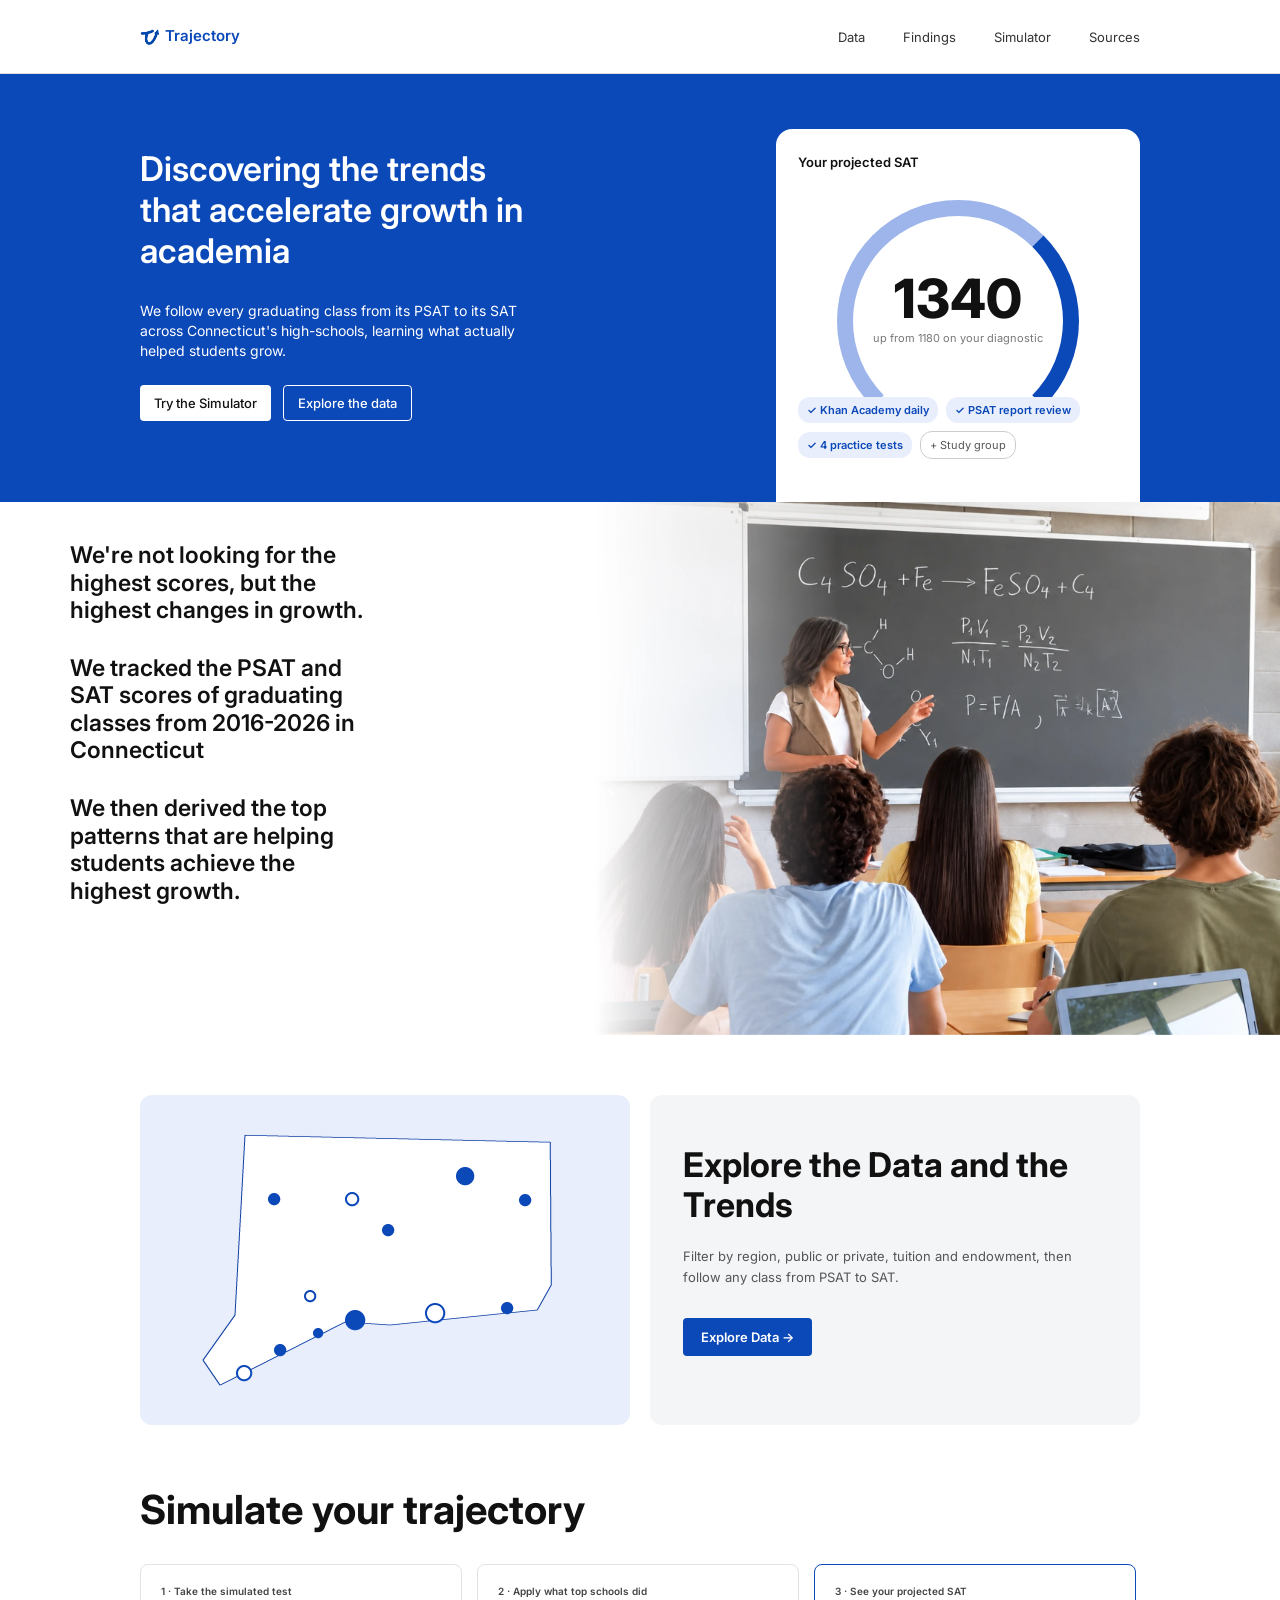
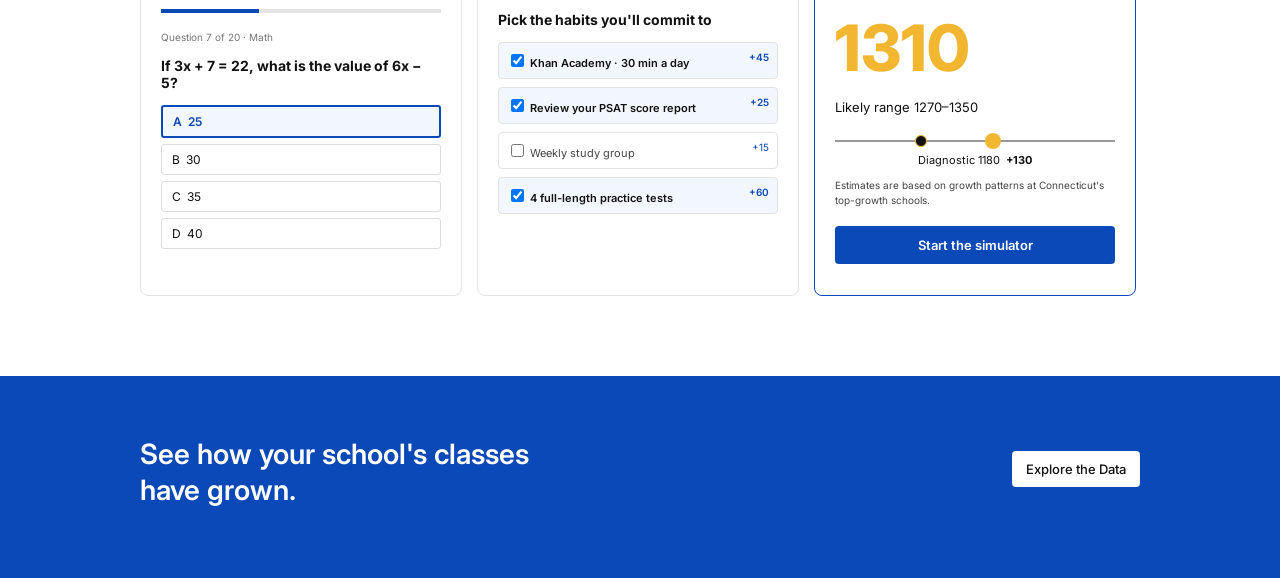
<file: index.html>
<!DOCTYPE html>
<html>
<head>
	<meta charset="UTF-8">
	<title>Trajectory | Home</title>
	<link href="https://fonts.googleapis.com/css2?family=Inter:wght@400;500;600;700;800&display=swap" rel="stylesheet">
	<link rel="stylesheet" href="style.css">
</head>
<body>

	<!-- NAVIGATION BAR -->
	<div id="nav">
		<div class="container">
			<a href="index.html" id="logo"><img src="images/logo.png" alt="Trajectory logo">Trajectory</a>
			<div id="nav-links">
				<a href="data.html">Data</a>
				<a href="findings.html">Findings</a>
				<a href="simulator.html">Simulator</a>
				<a href="resources.html">Sources</a>
			</div>
			<div class="clear"></div>
		</div>
	</div>

	<!-- HERO SECTION -->
	<div id="hero">
		<div class="container">
			<div id="hero-text">
				<h1>Discovering the trends that accelerate growth in academia</h1>
				<p>We follow every graduating class from its PSAT to its SAT across Connecticut's high-schools, learning what actually helped students grow.</p>
				<a href="simulator.html" class="button-white">Try the Simulator</a>
				<a href="data.html" class="button-outline">Explore the data</a>
			</div>

			<div id="hero-card">
				<p class="card-label">Your projected SAT</p>
				<div id="gauge">
					<p id="gauge-score">1340</p>
					<p id="gauge-note">up from 1180 on your diagnostic</p>
				</div>
				<span class="chip">&#10003; Khan Academy daily</span>
				<span class="chip">&#10003; PSAT report review</span>
				<br>
				<span class="chip">&#10003; 4 practice tests</span>
				<span class="chip chip-off">+ Study group</span>
			</div>
			<div class="clear"></div>
		</div>
	</div>

	<!-- PURPOSE AND ASSUMPTIONS SECTION -->
	<div id="purpose">
		<div id="purpose-text">
			<h2>We're not looking for the highest scores, but the highest changes in growth.</h2>
			<h2>We tracked the PSAT and SAT scores of graduating classes from 2016-2026 in Connecticut</h2>
			<h2>We then derived the top patterns that are helping students achieve the highest growth.</h2>
		</div>
		<div id="purpose-image">
			<img src="images/classroom.jpg" alt="Teacher in front of a classroom of students">
		</div>
		<div class="clear"></div>
	</div>

	<!-- EXPLORE THE DATA SECTION -->
	<div class="container section">
		<div id="map-box">
			<img src="images/ct-map.png" alt="Map of Connecticut high schools">
		</div>
		<div id="explore-box">
			<h2>Explore the Data and the Trends</h2>
			<p>Filter by region, public or private, tuition and endowment, then follow any class from PSAT to SAT.</p>
			<a href="data.html" class="button-blue">Explore Data &rarr;</a>
		</div>
		<div class="clear"></div>
	</div>

	<!-- SIMULATOR PREVIEW SECTION -->
	<div class="container section">
		<h2 id="sim-title">Simulate your trajectory</h2>

		<!-- Step 1 -->
		<div class="step">
			<p class="step-label">1 &middot; Take the simulated test</p>
			<div class="progress"><div class="progress-fill"></div></div>
			<p class="question-count">Question 7 of 20 &middot; Math</p>
			<p class="question">If 3x + 7 = 22, what is the value of 6x &minus; 5?</p>
			<p class="answer answer-picked">A &nbsp;25</p>
			<p class="answer">B &nbsp;30</p>
			<p class="answer">C &nbsp;35</p>
			<p class="answer">D &nbsp;40</p>
		</div>

		<!-- Step 2 -->
		<div class="step">
			<p class="step-label">2 &middot; Apply what top schools did</p>
			<p class="question">Pick the habits you'll commit to</p>
			<p class="habit habit-on"><span class="points">+45</span><input type="checkbox" checked> Khan Academy &middot; 30 min a day</p>
			<p class="habit habit-on"><span class="points">+25</span><input type="checkbox" checked> Review your PSAT score report</p>
			<p class="habit"><span class="points">+15</span><input type="checkbox"> Weekly study group</p>
			<p class="habit habit-on"><span class="points">+60</span><input type="checkbox" checked> 4 full-length practice tests</p>
		</div>

		<!-- Step 3 -->
		<div class="step step-last">
			<p class="step-label">3 &middot; See your projected SAT</p>
			<p id="big-score">1310</p>
			<p>Likely range 1270&ndash;1350</p>
			<div id="slider">
				<div id="slider-start"></div>
				<div id="slider-end"></div>
			</div>
			<p id="slider-note">Diagnostic 1180 &nbsp;<b>+130</b></p>
			<p class="small-note">Estimates are based on growth patterns at Connecticut's top-growth schools.</p>
			<a href="simulator.html" class="button-blue button-full">Start the simulator</a>
		</div>
		<div class="clear"></div>
	</div>

	<!-- BOTTOM BANNER -->
	<div id="banner">
		<div class="container">
			<h2>See how your school's classes have grown.</h2>
			<a href="data.html" class="button-white">Explore the Data</a>
			<div class="clear"></div>
		</div>
	</div>

</body>
</html>
</file>
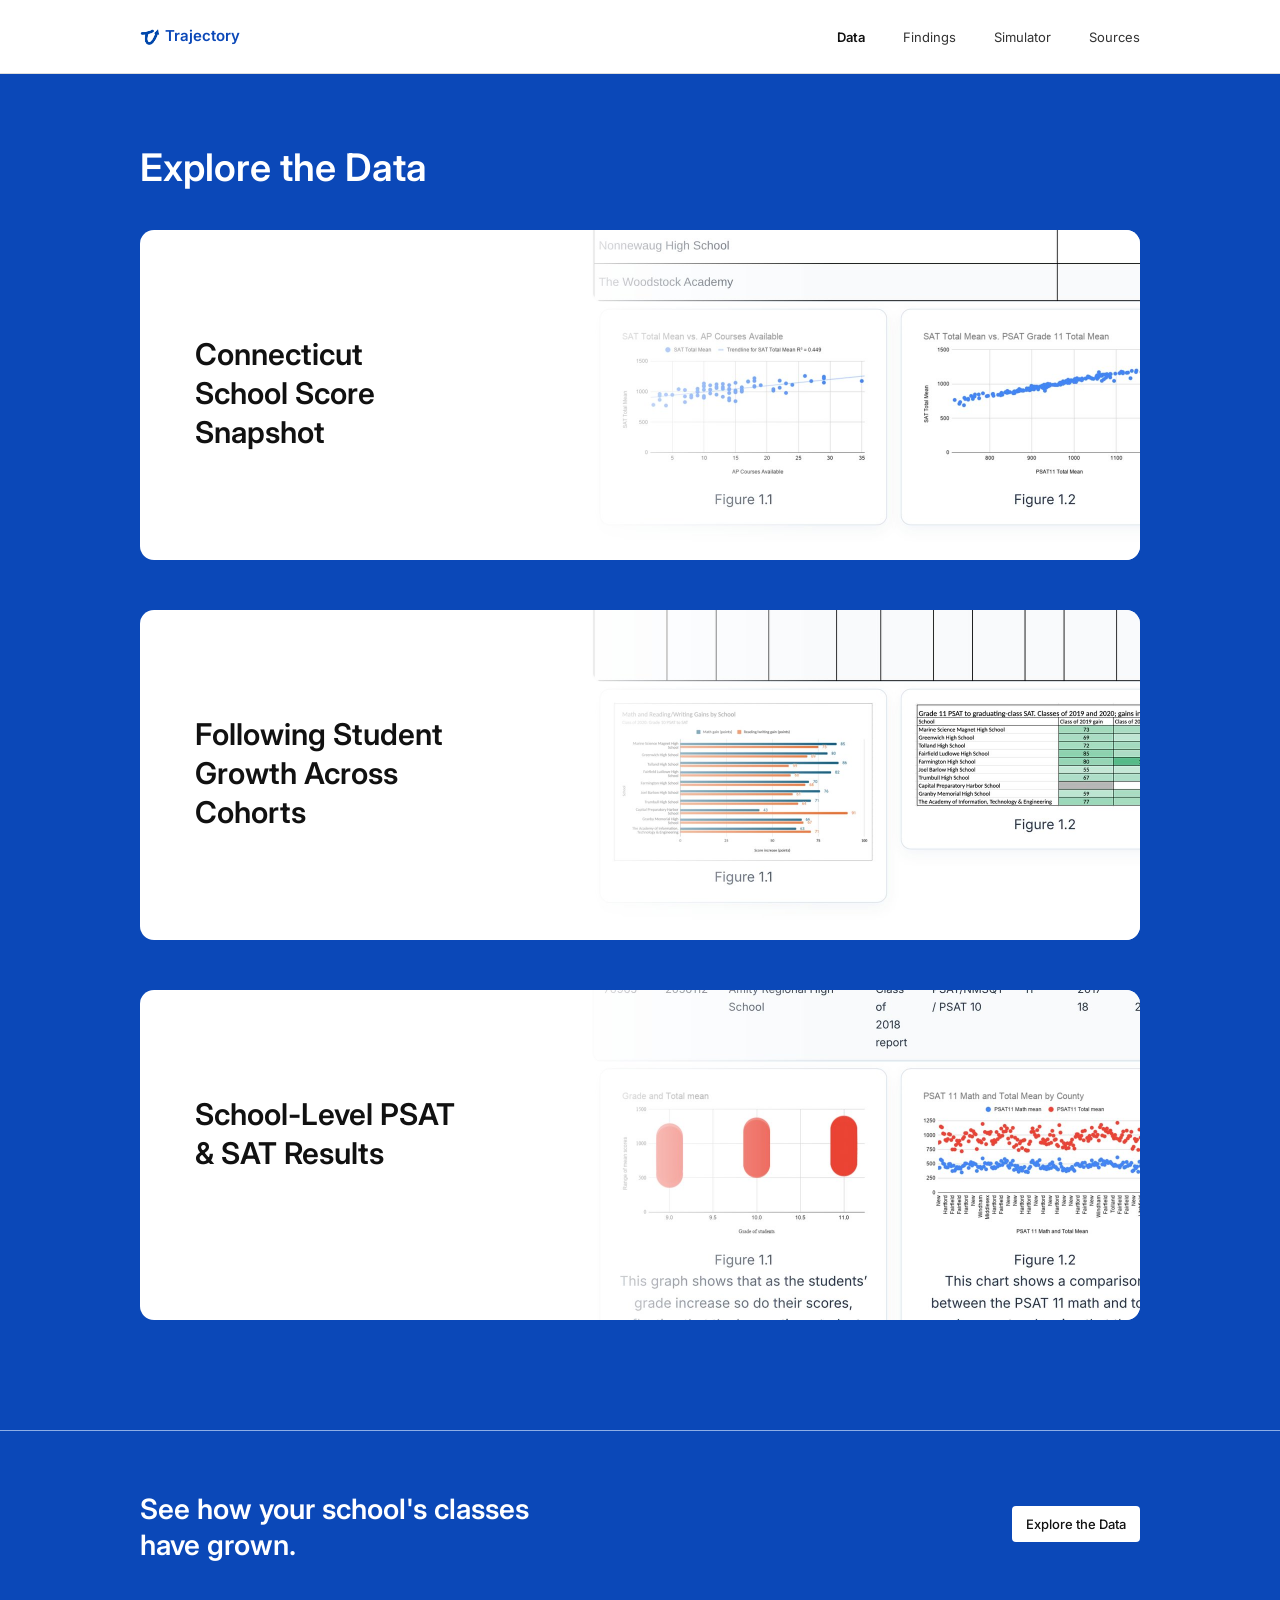
<file: data.html>
<!DOCTYPE html>
<html>
<head>
	<meta charset="UTF-8">
	<title>Trajectory | Data</title>
	<link href="https://fonts.googleapis.com/css2?family=Inter:wght@400;500;600;700;800&display=swap" rel="stylesheet">
	<link rel="stylesheet" href="style.css">
</head>
<body>

	<!-- NAVIGATION BAR -->
	<div id="nav">
		<div class="container">
			<a href="index.html" id="logo"><img src="images/logo.png" alt="Trajectory logo">Trajectory</a>
			<div id="nav-links">
				<a href="data.html" class="active">Data</a>
				<a href="findings.html">Findings</a>
				<a href="simulator.html">Simulator</a>
				<a href="resources.html">Sources</a>
			</div>
			<div class="clear"></div>
		</div>
	</div>

	<!-- DATA PAGES -->
	<div id="data-hero">
		<div class="container">
			<h1>Explore the Data</h1>

			<a href="M2christinedataviz-redesigned.html" class="data-card">
				<h2>Connecticut School Score Snapshot</h2>
				<img src="images/preview-christine.jpg" alt="Preview of the Connecticut School Score Snapshot page">
			</a>

			<a href="M2dorisdataviz-redesigned.html" class="data-card">
				<h2>Following Student Growth Across Cohorts</h2>
				<img src="images/preview-doris.jpg" alt="Preview of the Following Student Growth Across Cohorts page">
			</a>

			<a href="M2emilydataviz-redesigned.html" class="data-card">
				<h2>School-Level PSAT &amp; SAT Results</h2>
				<img src="images/preview-emily.jpg" alt="Preview of the School-Level PSAT and SAT Results page">
			</a>
		</div>
	</div>

	<!-- BOTTOM BANNER -->
	<div id="banner" class="banner-joined">
		<div class="container">
			<h2>See how your school's classes have grown.</h2>
			<a href="data.html" class="button-white">Explore the Data</a>
			<div class="clear"></div>
		</div>
	</div>

</body>
</html>
</file>
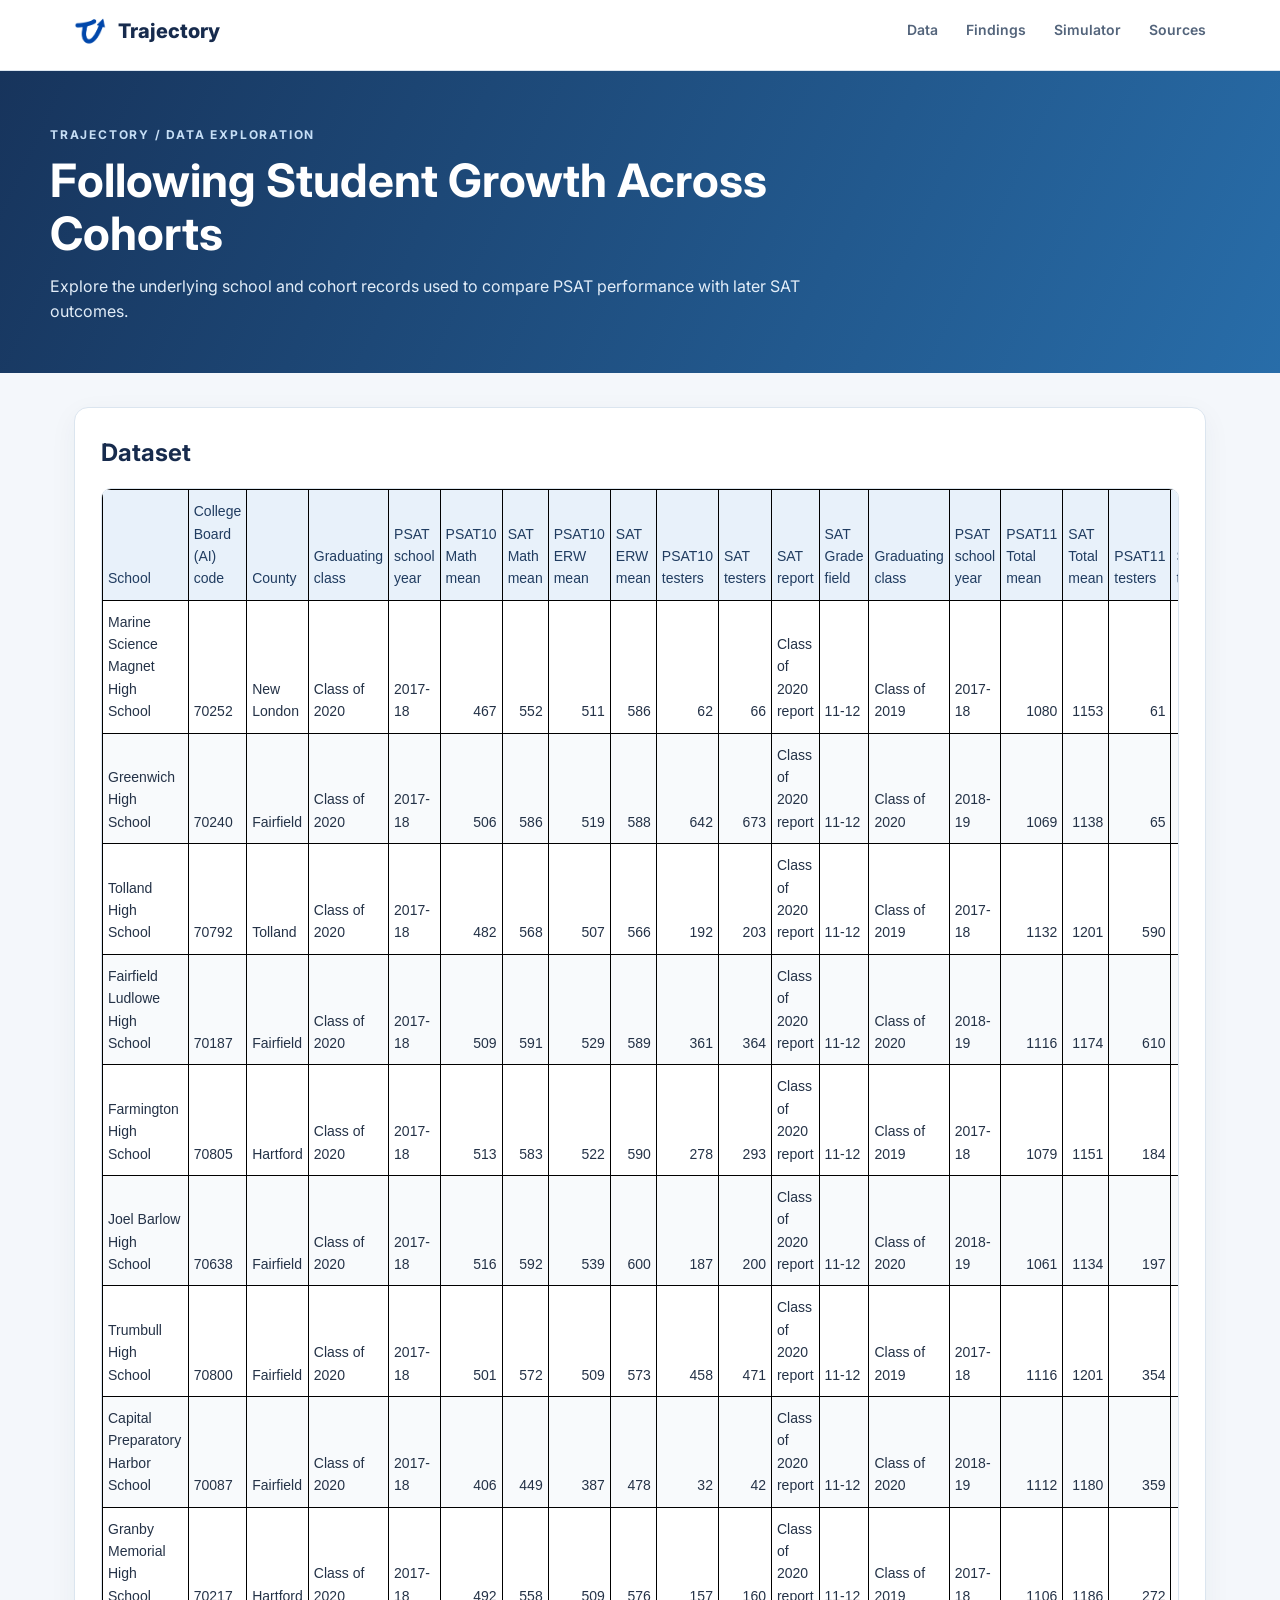
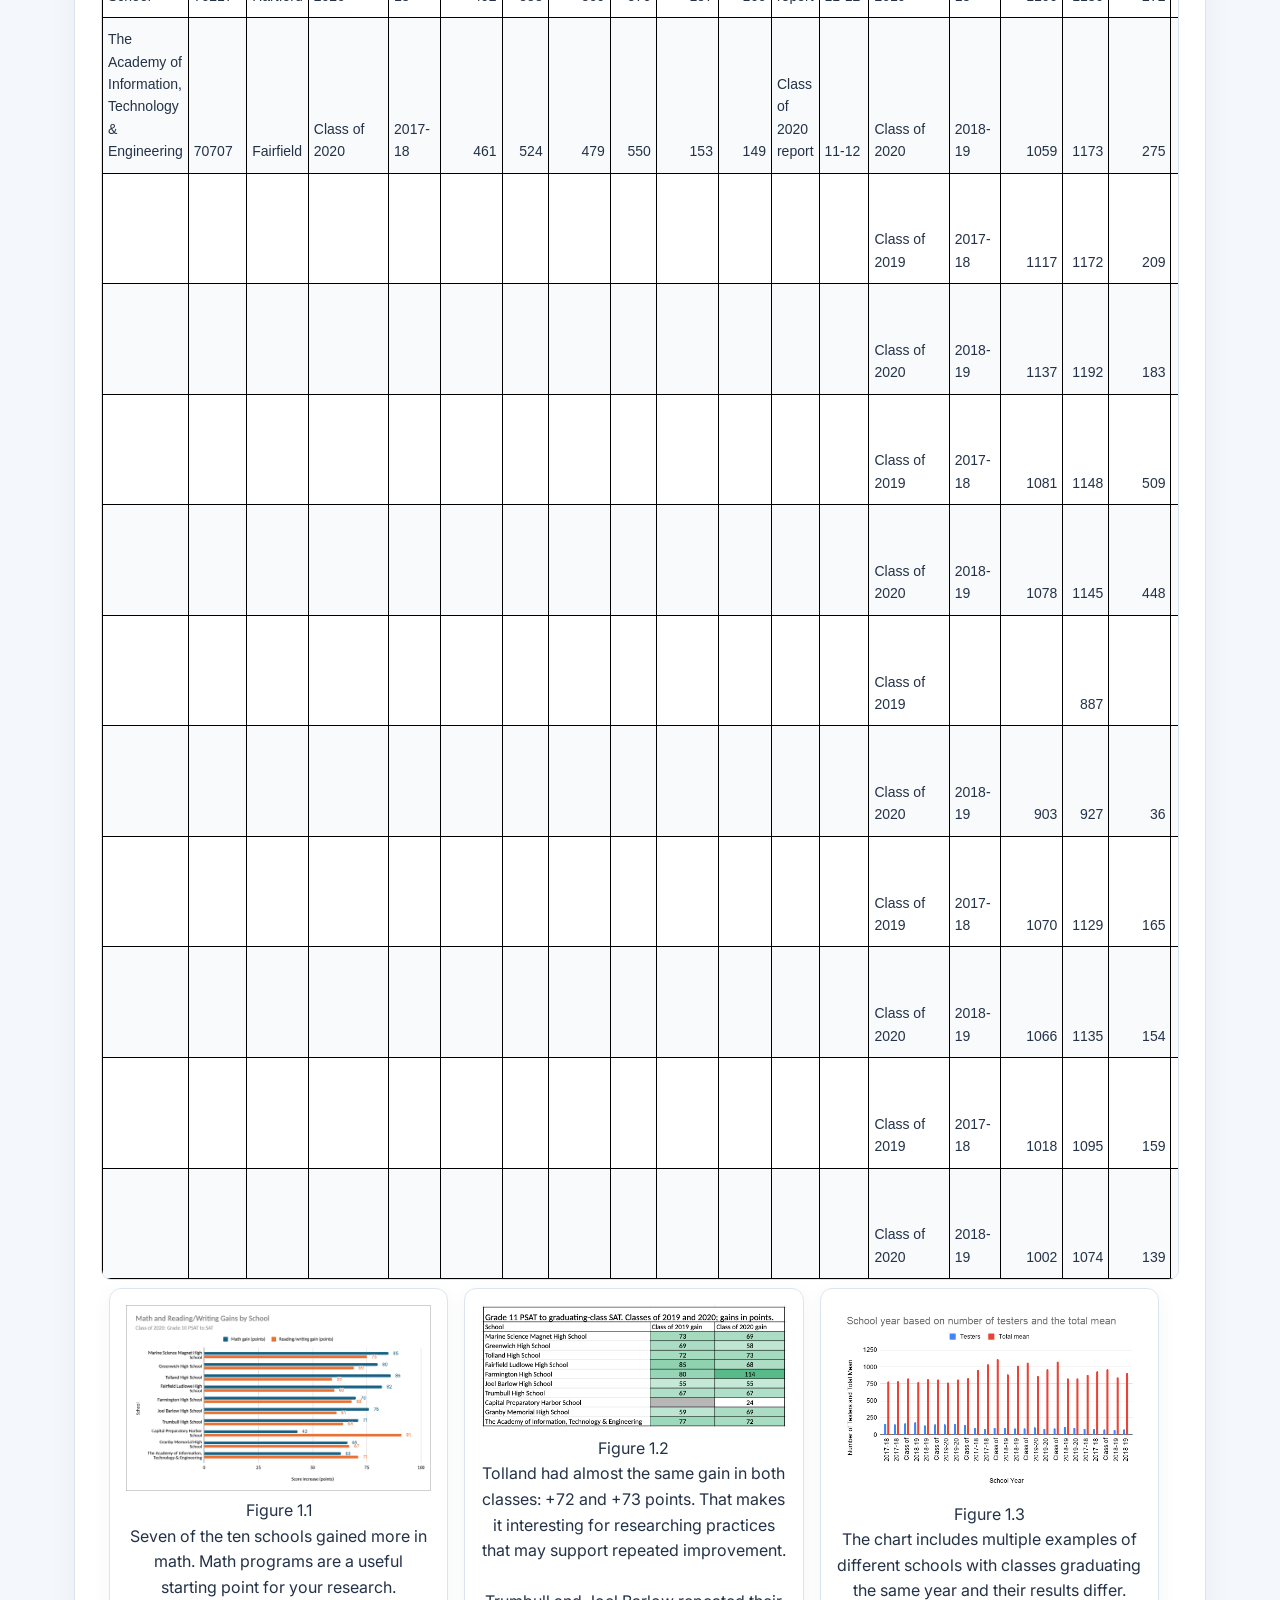
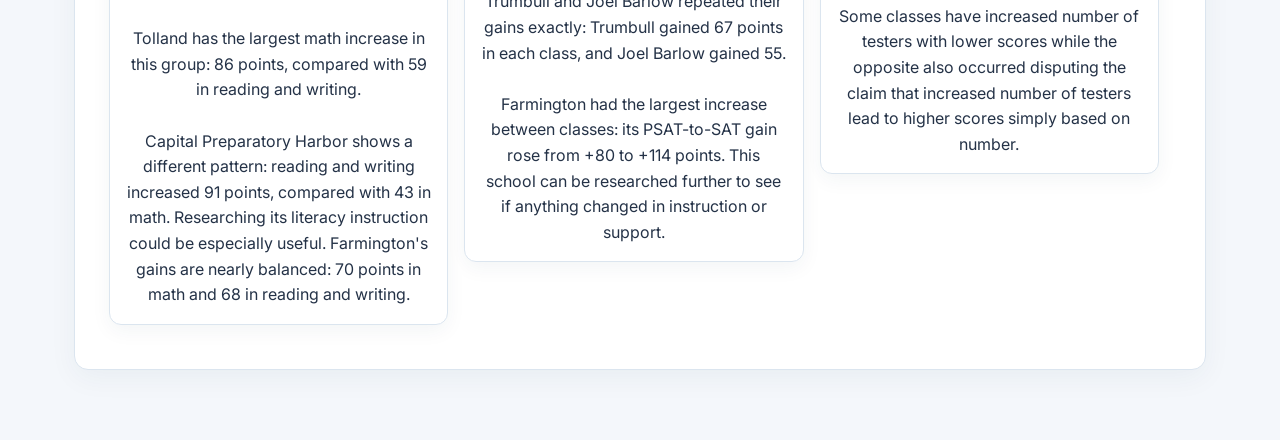
<file: M2dorisdataviz-redesigned.html>
<!DOCTYPE html>
<html lang="en"><head><meta charset="utf-8"/><meta content="width=device-width, initial-scale=1" name="viewport"/><title>Trajectory | Following Student Growth Across Cohorts</title><link href="https://fonts.googleapis.com/css2?family=Inter:wght@400;500;600;700;800&amp;display=swap" rel="stylesheet"/><style>
:root{--navy:#172b4d;--blue:#2463a6;--blue2:#397fc0;--pale:#edf4fb;--ink:#243247;--muted:#62738a;--line:#dbe5ef;--white:#fff}
*{box-sizing:border-box}
html{scroll-behavior:smooth}
body{margin:0;background:#f4f7fb;color:var(--ink);font-family:Inter,Arial,sans-serif;line-height:1.6}
a{color:var(--blue)}
#nav{background:#fff;border-bottom:1px solid var(--line);position:relative;z-index:2}
#nav .container{max-width:1180px;margin:auto;padding:14px 24px}
#logo{display:inline-flex;align-items:center;gap:10px;color:var(--navy);font-weight:800;text-decoration:none;font-size:20px}
#logo img{width:34px;height:34px;object-fit:contain}
#nav-links{float:right;display:flex;gap:28px;padding-top:5px}
#nav-links a{text-decoration:none;color:#53647b;font-size:14px;font-weight:600}
#nav-links a:hover{color:var(--blue)}
.clear{clear:both}
#page-hero{background:linear-gradient(115deg,#17345c,#286da9);color:white;padding:54px 24px 48px}
#page-hero .container{max-width:1180px;margin:auto}
#page-hero .eyebrow{font-size:12px;font-weight:700;letter-spacing:1.8px;text-transform:uppercase;color:#c6def5;margin:0 0 10px}
#page-hero h1{font-size:clamp(30px,4vw,46px);line-height:1.15;max-width:850px;margin:0 0 14px;color:#fff}
#page-hero p{max-width:780px;margin:0;color:#e2edf8;font-size:16px}
.page-wrap{max-width:1180px;margin:34px auto 70px;padding:0 24px}
.content-panel{background:#fff;border:1px solid var(--line);border-radius:14px;padding:26px;margin-bottom:28px;box-shadow:0 8px 28px rgba(25,52,85,.05)}
.content-panel h2,.content-panel h3{color:var(--navy);margin:0 0 16px}
.content-panel p{max-width:900px;color:var(--muted)}
.table-scroll{width:100%;overflow-x:auto;border:1px solid var(--line);border-radius:10px}
table{border-collapse:collapse;width:100%;min-width:760px;background:white;font-size:13px;text-align:left;margin:0}
th{background:#e8f1fa;color:#203c60;font-weight:700;position:sticky;top:0;z-index:1}
th,td{padding:11px 12px;border-bottom:1px solid #e5ebf2;vertical-align:top}
tbody tr:nth-child(even){background:#f8fafc}
tbody tr:hover{background:#eaf3fc}
img{max-width:100%;height:auto}
.sidebox{display:inline-block;vertical-align:top;width:calc(33.333% - 20px);margin:8px 8px 18px;padding:16px;background:#fff;border:1px solid var(--line);border-radius:12px;box-shadow:0 6px 20px rgba(25,52,85,.05);text-align:center}
.sidebox img{width:100%;max-height:290px;object-fit:contain}
figure{margin:0}
footer{padding:24px;text-align:center;color:var(--muted)}
@media(max-width:760px){#nav .container{padding:12px 18px}#nav-links{float:none;clear:both;display:flex;flex-wrap:wrap;gap:16px;padding-top:14px}.page-wrap{padding:0 14px;margin-top:20px}.content-panel{padding:16px}#page-hero{padding:38px 18px}.sidebox{width:100%;margin:8px 0 16px}}
</style></head><body><div id="nav"><div class="container"><a href="index.html" id="logo"><img alt="Trajectory logo" src="images/logo.png"/>Trajectory</a><div id="nav-links"><a href="data.html">Data</a><a href="findings.html">Findings</a><a href="simulator.html">Simulator</a><a href="resources.html">Sources</a></div><div class="clear"></div></div></div><section id="page-hero"><div class="container"><p class="eyebrow">Trajectory / Data exploration</p><h1>Following Student Growth Across Cohorts</h1><p>Explore the underlying school and cohort records used to compare PSAT performance with later SAT outcomes.</p></div></section><main class="page-wrap"><section class="content-panel"><h2>Dataset</h2><style>
.tg{border-collapse:collapse}
.tg td{border:0 solid black;font-family:Arial, sans-serif;font-size:14px;padding:10px 5px;text-align:left;
  vertical-align:top;word-break:normal}
.tg th{border:0 solid black;font-family:Arial, sans-serif;font-size:14px;font-weight:normal;padding:10px 5px;
  text-align:left;vertical-align:top;word-break:normal}
.tg .tg-nydc{border-width:1px;vertical-align:bottom}
.tg .tg-ggee{border-width:1px;text-align:right;vertical-align:bottom}
.tg .tg-gc10{border-width:1px}
</style><div class="table-scroll"><table class="tg"><thead>
<tr>
<th class="tg-nydc"><span style="font-weight:normal">School</span></th>
<th class="tg-nydc"><span style="font-weight:normal">College Board (AI) code</span></th>
<th class="tg-nydc"><span style="font-weight:normal">County</span></th>
<th class="tg-nydc"><span style="font-weight:normal">Graduating class</span></th>
<th class="tg-nydc"><span style="font-weight:normal">PSAT school year</span></th>
<th class="tg-nydc"><span style="font-weight:normal">PSAT10 Math mean</span></th>
<th class="tg-nydc"><span style="font-weight:normal">SAT Math mean</span></th>
<th class="tg-nydc"><span style="font-weight:normal">PSAT10 ERW mean</span></th>
<th class="tg-nydc"><span style="font-weight:normal">SAT ERW mean</span></th>
<th class="tg-nydc"><span style="font-weight:normal">PSAT10 testers</span></th>
<th class="tg-nydc"><span style="font-weight:normal">SAT testers</span></th>
<th class="tg-nydc"><span style="font-weight:normal">SAT report</span></th>
<th class="tg-nydc"><span style="font-weight:normal">SAT Grade field</span></th>
<th class="tg-nydc"><span style="font-weight:normal">Graduating class</span></th>
<th class="tg-nydc"><span style="font-weight:normal">PSAT school year</span></th>
<th class="tg-nydc"><span style="font-weight:normal">PSAT11 Total mean</span></th>
<th class="tg-nydc"><span style="font-weight:normal">SAT Total mean</span></th>
<th class="tg-nydc"><span style="font-weight:normal">PSAT11 testers</span></th>
<th class="tg-nydc"><span style="font-weight:normal">SAT testers</span></th>
<th class="tg-nydc"><span style="font-weight:normal">SAT report</span></th>
<th class="tg-nydc"><span style="font-weight:normal">PSAT grade</span></th>
<th class="tg-nydc"><span style="font-weight:normal">Data availability</span></th>
</tr>
</thead>
<tbody>
<tr>
<td class="tg-nydc"><span style="font-weight:normal">Marine Science Magnet High School</span></td>
<td class="tg-nydc"><span style="font-weight:normal">70252</span></td>
<td class="tg-nydc"><span style="font-weight:normal">New London</span></td>
<td class="tg-nydc"><span style="font-weight:normal">Class of 2020</span></td>
<td class="tg-nydc"><span style="font-weight:normal">2017-18</span></td>
<td class="tg-ggee"><span style="font-weight:normal">467</span></td>
<td class="tg-ggee"><span style="font-weight:normal">552</span></td>
<td class="tg-ggee"><span style="font-weight:normal">511</span></td>
<td class="tg-ggee"><span style="font-weight:normal">586</span></td>
<td class="tg-ggee"><span style="font-weight:normal">62</span></td>
<td class="tg-ggee"><span style="font-weight:normal">66</span></td>
<td class="tg-nydc"><span style="font-weight:normal">Class of 2020 report</span></td>
<td class="tg-nydc"><span style="font-weight:normal">11-12</span></td>
<td class="tg-nydc"><span style="font-weight:normal">Class of 2019</span></td>
<td class="tg-nydc"><span style="font-weight:normal">2017-18</span></td>
<td class="tg-ggee"><span style="font-weight:normal">1080</span></td>
<td class="tg-ggee"><span style="font-weight:normal">1153</span></td>
<td class="tg-ggee"><span style="font-weight:normal">61</span></td>
<td class="tg-ggee"><span style="font-weight:normal">60</span></td>
<td class="tg-nydc"><span style="font-weight:normal">Class of 2019 report</span></td>
<td class="tg-nydc"><span style="font-weight:normal">11</span></td>
<td class="tg-gc10">Both scores available</td>
</tr>
<tr>
<td class="tg-nydc"><span style="font-weight:normal">Greenwich High School</span></td>
<td class="tg-nydc"><span style="font-weight:normal">70240</span></td>
<td class="tg-nydc"><span style="font-weight:normal">Fairfield</span></td>
<td class="tg-nydc"><span style="font-weight:normal">Class of 2020</span></td>
<td class="tg-nydc"><span style="font-weight:normal">2017-18</span></td>
<td class="tg-ggee"><span style="font-weight:normal">506</span></td>
<td class="tg-ggee"><span style="font-weight:normal">586</span></td>
<td class="tg-ggee"><span style="font-weight:normal">519</span></td>
<td class="tg-ggee"><span style="font-weight:normal">588</span></td>
<td class="tg-ggee"><span style="font-weight:normal">642</span></td>
<td class="tg-ggee"><span style="font-weight:normal">673</span></td>
<td class="tg-nydc"><span style="font-weight:normal">Class of 2020 report</span></td>
<td class="tg-nydc"><span style="font-weight:normal">11-12</span></td>
<td class="tg-nydc"><span style="font-weight:normal">Class of 2020</span></td>
<td class="tg-nydc"><span style="font-weight:normal">2018-19</span></td>
<td class="tg-ggee"><span style="font-weight:normal">1069</span></td>
<td class="tg-ggee"><span style="font-weight:normal">1138</span></td>
<td class="tg-ggee"><span style="font-weight:normal">65</span></td>
<td class="tg-ggee"><span style="font-weight:normal">66</span></td>
<td class="tg-nydc"><span style="font-weight:normal">Class of 2020 report</span></td>
<td class="tg-nydc"><span style="font-weight:normal">11</span></td>
<td class="tg-gc10">Both scores available</td>
</tr>
<tr>
<td class="tg-nydc"><span style="font-weight:normal">Tolland High School</span></td>
<td class="tg-nydc"><span style="font-weight:normal">70792</span></td>
<td class="tg-nydc"><span style="font-weight:normal">Tolland</span></td>
<td class="tg-nydc"><span style="font-weight:normal">Class of 2020</span></td>
<td class="tg-nydc"><span style="font-weight:normal">2017-18</span></td>
<td class="tg-ggee"><span style="font-weight:normal">482</span></td>
<td class="tg-ggee"><span style="font-weight:normal">568</span></td>
<td class="tg-ggee"><span style="font-weight:normal">507</span></td>
<td class="tg-ggee"><span style="font-weight:normal">566</span></td>
<td class="tg-ggee"><span style="font-weight:normal">192</span></td>
<td class="tg-ggee"><span style="font-weight:normal">203</span></td>
<td class="tg-nydc"><span style="font-weight:normal">Class of 2020 report</span></td>
<td class="tg-nydc"><span style="font-weight:normal">11-12</span></td>
<td class="tg-nydc"><span style="font-weight:normal">Class of 2019</span></td>
<td class="tg-nydc"><span style="font-weight:normal">2017-18</span></td>
<td class="tg-ggee"><span style="font-weight:normal">1132</span></td>
<td class="tg-ggee"><span style="font-weight:normal">1201</span></td>
<td class="tg-ggee"><span style="font-weight:normal">590</span></td>
<td class="tg-ggee"><span style="font-weight:normal">666</span></td>
<td class="tg-nydc"><span style="font-weight:normal">Class of 2019 report</span></td>
<td class="tg-nydc"><span style="font-weight:normal">11</span></td>
<td class="tg-gc10">Both scores available</td>
</tr>
<tr>
<td class="tg-nydc"><span style="font-weight:normal">Fairfield Ludlowe High School</span></td>
<td class="tg-nydc"><span style="font-weight:normal">70187</span></td>
<td class="tg-nydc"><span style="font-weight:normal">Fairfield</span></td>
<td class="tg-nydc"><span style="font-weight:normal">Class of 2020</span></td>
<td class="tg-nydc"><span style="font-weight:normal">2017-18</span></td>
<td class="tg-ggee"><span style="font-weight:normal">509</span></td>
<td class="tg-ggee"><span style="font-weight:normal">591</span></td>
<td class="tg-ggee"><span style="font-weight:normal">529</span></td>
<td class="tg-ggee"><span style="font-weight:normal">589</span></td>
<td class="tg-ggee"><span style="font-weight:normal">361</span></td>
<td class="tg-ggee"><span style="font-weight:normal">364</span></td>
<td class="tg-nydc"><span style="font-weight:normal">Class of 2020 report</span></td>
<td class="tg-nydc"><span style="font-weight:normal">11-12</span></td>
<td class="tg-nydc"><span style="font-weight:normal">Class of 2020</span></td>
<td class="tg-nydc"><span style="font-weight:normal">2018-19</span></td>
<td class="tg-ggee"><span style="font-weight:normal">1116</span></td>
<td class="tg-ggee"><span style="font-weight:normal">1174</span></td>
<td class="tg-ggee"><span style="font-weight:normal">610</span></td>
<td class="tg-ggee"><span style="font-weight:normal">673</span></td>
<td class="tg-nydc"><span style="font-weight:normal">Class of 2020 report</span></td>
<td class="tg-nydc"><span style="font-weight:normal">11</span></td>
<td class="tg-gc10">Both scores available</td>
</tr>
<tr>
<td class="tg-nydc"><span style="font-weight:normal">Farmington High School</span></td>
<td class="tg-nydc"><span style="font-weight:normal">70805</span></td>
<td class="tg-nydc"><span style="font-weight:normal">Hartford</span></td>
<td class="tg-nydc"><span style="font-weight:normal">Class of 2020</span></td>
<td class="tg-nydc"><span style="font-weight:normal">2017-18</span></td>
<td class="tg-ggee"><span style="font-weight:normal">513</span></td>
<td class="tg-ggee"><span style="font-weight:normal">583</span></td>
<td class="tg-ggee"><span style="font-weight:normal">522</span></td>
<td class="tg-ggee"><span style="font-weight:normal">590</span></td>
<td class="tg-ggee"><span style="font-weight:normal">278</span></td>
<td class="tg-ggee"><span style="font-weight:normal">293</span></td>
<td class="tg-nydc"><span style="font-weight:normal">Class of 2020 report</span></td>
<td class="tg-nydc"><span style="font-weight:normal">11-12</span></td>
<td class="tg-nydc"><span style="font-weight:normal">Class of 2019</span></td>
<td class="tg-nydc"><span style="font-weight:normal">2017-18</span></td>
<td class="tg-ggee"><span style="font-weight:normal">1079</span></td>
<td class="tg-ggee"><span style="font-weight:normal">1151</span></td>
<td class="tg-ggee"><span style="font-weight:normal">184</span></td>
<td class="tg-ggee"><span style="font-weight:normal">193</span></td>
<td class="tg-nydc"><span style="font-weight:normal">Class of 2019 report</span></td>
<td class="tg-nydc"><span style="font-weight:normal">11</span></td>
<td class="tg-gc10">Both scores available</td>
</tr>
<tr>
<td class="tg-nydc"><span style="font-weight:normal">Joel Barlow High School</span></td>
<td class="tg-nydc"><span style="font-weight:normal">70638</span></td>
<td class="tg-nydc"><span style="font-weight:normal">Fairfield</span></td>
<td class="tg-nydc"><span style="font-weight:normal">Class of 2020</span></td>
<td class="tg-nydc"><span style="font-weight:normal">2017-18</span></td>
<td class="tg-ggee"><span style="font-weight:normal">516</span></td>
<td class="tg-ggee"><span style="font-weight:normal">592</span></td>
<td class="tg-ggee"><span style="font-weight:normal">539</span></td>
<td class="tg-ggee"><span style="font-weight:normal">600</span></td>
<td class="tg-ggee"><span style="font-weight:normal">187</span></td>
<td class="tg-ggee"><span style="font-weight:normal">200</span></td>
<td class="tg-nydc"><span style="font-weight:normal">Class of 2020 report</span></td>
<td class="tg-nydc"><span style="font-weight:normal">11-12</span></td>
<td class="tg-nydc"><span style="font-weight:normal">Class of 2020</span></td>
<td class="tg-nydc"><span style="font-weight:normal">2018-19</span></td>
<td class="tg-ggee"><span style="font-weight:normal">1061</span></td>
<td class="tg-ggee"><span style="font-weight:normal">1134</span></td>
<td class="tg-ggee"><span style="font-weight:normal">197</span></td>
<td class="tg-ggee"><span style="font-weight:normal">203</span></td>
<td class="tg-nydc"><span style="font-weight:normal">Class of 2020 report</span></td>
<td class="tg-nydc"><span style="font-weight:normal">11</span></td>
<td class="tg-gc10">Both scores available</td>
</tr>
<tr>
<td class="tg-nydc"><span style="font-weight:normal">Trumbull High School</span></td>
<td class="tg-nydc"><span style="font-weight:normal">70800</span></td>
<td class="tg-nydc"><span style="font-weight:normal">Fairfield</span></td>
<td class="tg-nydc"><span style="font-weight:normal">Class of 2020</span></td>
<td class="tg-nydc"><span style="font-weight:normal">2017-18</span></td>
<td class="tg-ggee"><span style="font-weight:normal">501</span></td>
<td class="tg-ggee"><span style="font-weight:normal">572</span></td>
<td class="tg-ggee"><span style="font-weight:normal">509</span></td>
<td class="tg-ggee"><span style="font-weight:normal">573</span></td>
<td class="tg-ggee"><span style="font-weight:normal">458</span></td>
<td class="tg-ggee"><span style="font-weight:normal">471</span></td>
<td class="tg-nydc"><span style="font-weight:normal">Class of 2020 report</span></td>
<td class="tg-nydc"><span style="font-weight:normal">11-12</span></td>
<td class="tg-nydc"><span style="font-weight:normal">Class of 2019</span></td>
<td class="tg-nydc"><span style="font-weight:normal">2017-18</span></td>
<td class="tg-ggee"><span style="font-weight:normal">1116</span></td>
<td class="tg-ggee"><span style="font-weight:normal">1201</span></td>
<td class="tg-ggee"><span style="font-weight:normal">354</span></td>
<td class="tg-ggee"><span style="font-weight:normal">360</span></td>
<td class="tg-nydc"><span style="font-weight:normal">Class of 2019 report</span></td>
<td class="tg-nydc"><span style="font-weight:normal">11</span></td>
<td class="tg-gc10">Both scores available</td>
</tr>
<tr>
<td class="tg-nydc"><span style="font-weight:normal">Capital Preparatory Harbor School</span></td>
<td class="tg-nydc"><span style="font-weight:normal">70087</span></td>
<td class="tg-nydc"><span style="font-weight:normal">Fairfield</span></td>
<td class="tg-nydc"><span style="font-weight:normal">Class of 2020</span></td>
<td class="tg-nydc"><span style="font-weight:normal">2017-18</span></td>
<td class="tg-ggee"><span style="font-weight:normal">406</span></td>
<td class="tg-ggee"><span style="font-weight:normal">449</span></td>
<td class="tg-ggee"><span style="font-weight:normal">387</span></td>
<td class="tg-ggee"><span style="font-weight:normal">478</span></td>
<td class="tg-ggee"><span style="font-weight:normal">32</span></td>
<td class="tg-ggee"><span style="font-weight:normal">42</span></td>
<td class="tg-nydc"><span style="font-weight:normal">Class of 2020 report</span></td>
<td class="tg-nydc"><span style="font-weight:normal">11-12</span></td>
<td class="tg-nydc"><span style="font-weight:normal">Class of 2020</span></td>
<td class="tg-nydc"><span style="font-weight:normal">2018-19</span></td>
<td class="tg-ggee"><span style="font-weight:normal">1112</span></td>
<td class="tg-ggee"><span style="font-weight:normal">1180</span></td>
<td class="tg-ggee"><span style="font-weight:normal">359</span></td>
<td class="tg-ggee"><span style="font-weight:normal">364</span></td>
<td class="tg-nydc"><span style="font-weight:normal">Class of 2020 report</span></td>
<td class="tg-nydc"><span style="font-weight:normal">11</span></td>
<td class="tg-gc10">Both scores available</td>
</tr>
<tr>
<td class="tg-nydc"><span style="font-weight:normal">Granby Memorial High School</span></td>
<td class="tg-nydc"><span style="font-weight:normal">70217</span></td>
<td class="tg-nydc"><span style="font-weight:normal">Hartford</span></td>
<td class="tg-nydc"><span style="font-weight:normal">Class of 2020</span></td>
<td class="tg-nydc"><span style="font-weight:normal">2017-18</span></td>
<td class="tg-ggee"><span style="font-weight:normal">492</span></td>
<td class="tg-ggee"><span style="font-weight:normal">558</span></td>
<td class="tg-ggee"><span style="font-weight:normal">509</span></td>
<td class="tg-ggee"><span style="font-weight:normal">576</span></td>
<td class="tg-ggee"><span style="font-weight:normal">157</span></td>
<td class="tg-ggee"><span style="font-weight:normal">160</span></td>
<td class="tg-nydc"><span style="font-weight:normal">Class of 2020 report</span></td>
<td class="tg-nydc"><span style="font-weight:normal">11-12</span></td>
<td class="tg-nydc"><span style="font-weight:normal">Class of 2019</span></td>
<td class="tg-nydc"><span style="font-weight:normal">2017-18</span></td>
<td class="tg-ggee"><span style="font-weight:normal">1106</span></td>
<td class="tg-ggee"><span style="font-weight:normal">1186</span></td>
<td class="tg-ggee"><span style="font-weight:normal">272</span></td>
<td class="tg-ggee"><span style="font-weight:normal">289</span></td>
<td class="tg-nydc"><span style="font-weight:normal">Class of 2019 report</span></td>
<td class="tg-nydc"><span style="font-weight:normal">11</span></td>
<td class="tg-gc10">Both scores available</td>
</tr>
<tr>
<td class="tg-nydc"><span style="font-weight:normal">The Academy of Information, Technology &amp; Engineering</span></td>
<td class="tg-nydc"><span style="font-weight:normal">70707</span></td>
<td class="tg-nydc"><span style="font-weight:normal">Fairfield</span></td>
<td class="tg-nydc"><span style="font-weight:normal">Class of 2020</span></td>
<td class="tg-nydc"><span style="font-weight:normal">2017-18</span></td>
<td class="tg-ggee"><span style="font-weight:normal">461</span></td>
<td class="tg-ggee"><span style="font-weight:normal">524</span></td>
<td class="tg-ggee"><span style="font-weight:normal">479</span></td>
<td class="tg-ggee"><span style="font-weight:normal">550</span></td>
<td class="tg-ggee"><span style="font-weight:normal">153</span></td>
<td class="tg-ggee"><span style="font-weight:normal">149</span></td>
<td class="tg-nydc"><span style="font-weight:normal">Class of 2020 report</span></td>
<td class="tg-nydc"><span style="font-weight:normal">11-12</span></td>
<td class="tg-nydc"><span style="font-weight:normal">Class of 2020</span></td>
<td class="tg-nydc"><span style="font-weight:normal">2018-19</span></td>
<td class="tg-ggee"><span style="font-weight:normal">1059</span></td>
<td class="tg-ggee"><span style="font-weight:normal">1173</span></td>
<td class="tg-ggee"><span style="font-weight:normal">275</span></td>
<td class="tg-ggee"><span style="font-weight:normal">293</span></td>
<td class="tg-nydc"><span style="font-weight:normal">Class of 2020 report</span></td>
<td class="tg-nydc"><span style="font-weight:normal">11</span></td>
<td class="tg-gc10">Both scores available</td>
</tr>
<tr>
<td class="tg-nydc"></td>
<td class="tg-nydc"></td>
<td class="tg-nydc"></td>
<td class="tg-nydc"></td>
<td class="tg-nydc"></td>
<td class="tg-nydc"></td>
<td class="tg-nydc"></td>
<td class="tg-nydc"></td>
<td class="tg-nydc"></td>
<td class="tg-nydc"></td>
<td class="tg-nydc"></td>
<td class="tg-nydc"></td>
<td class="tg-nydc"></td>
<td class="tg-nydc"><span style="font-weight:normal">Class of 2019</span></td>
<td class="tg-nydc"><span style="font-weight:normal">2017-18</span></td>
<td class="tg-ggee"><span style="font-weight:normal">1117</span></td>
<td class="tg-ggee"><span style="font-weight:normal">1172</span></td>
<td class="tg-ggee"><span style="font-weight:normal">209</span></td>
<td class="tg-ggee"><span style="font-weight:normal">217</span></td>
<td class="tg-nydc"><span style="font-weight:normal">Class of 2019 report</span></td>
<td class="tg-nydc"><span style="font-weight:normal">11</span></td>
<td class="tg-gc10">Both scores available</td>
</tr>
<tr>
<td class="tg-nydc"></td>
<td class="tg-nydc"></td>
<td class="tg-nydc"></td>
<td class="tg-nydc"></td>
<td class="tg-nydc"></td>
<td class="tg-nydc"></td>
<td class="tg-nydc"></td>
<td class="tg-nydc"></td>
<td class="tg-nydc"></td>
<td class="tg-nydc"></td>
<td class="tg-nydc"></td>
<td class="tg-nydc"></td>
<td class="tg-nydc"></td>
<td class="tg-nydc"><span style="font-weight:normal">Class of 2020</span></td>
<td class="tg-nydc"><span style="font-weight:normal">2018-19</span></td>
<td class="tg-ggee"><span style="font-weight:normal">1137</span></td>
<td class="tg-ggee"><span style="font-weight:normal">1192</span></td>
<td class="tg-ggee"><span style="font-weight:normal">183</span></td>
<td class="tg-ggee"><span style="font-weight:normal">200</span></td>
<td class="tg-nydc"><span style="font-weight:normal">Class of 2020 report</span></td>
<td class="tg-nydc"><span style="font-weight:normal">11</span></td>
<td class="tg-gc10">Both scores available</td>
</tr>
<tr>
<td class="tg-nydc"></td>
<td class="tg-nydc"></td>
<td class="tg-nydc"></td>
<td class="tg-nydc"></td>
<td class="tg-nydc"></td>
<td class="tg-nydc"></td>
<td class="tg-nydc"></td>
<td class="tg-nydc"></td>
<td class="tg-nydc"></td>
<td class="tg-nydc"></td>
<td class="tg-nydc"></td>
<td class="tg-nydc"></td>
<td class="tg-nydc"></td>
<td class="tg-nydc"><span style="font-weight:normal">Class of 2019</span></td>
<td class="tg-nydc"><span style="font-weight:normal">2017-18</span></td>
<td class="tg-ggee"><span style="font-weight:normal">1081</span></td>
<td class="tg-ggee"><span style="font-weight:normal">1148</span></td>
<td class="tg-ggee"><span style="font-weight:normal">509</span></td>
<td class="tg-ggee"><span style="font-weight:normal">522</span></td>
<td class="tg-nydc"><span style="font-weight:normal">Class of 2019 report</span></td>
<td class="tg-nydc"><span style="font-weight:normal">11</span></td>
<td class="tg-gc10">Both scores available</td>
</tr>
<tr>
<td class="tg-nydc"></td>
<td class="tg-nydc"></td>
<td class="tg-nydc"></td>
<td class="tg-nydc"></td>
<td class="tg-nydc"></td>
<td class="tg-nydc"></td>
<td class="tg-nydc"></td>
<td class="tg-nydc"></td>
<td class="tg-nydc"></td>
<td class="tg-nydc"></td>
<td class="tg-nydc"></td>
<td class="tg-nydc"></td>
<td class="tg-nydc"></td>
<td class="tg-nydc"><span style="font-weight:normal">Class of 2020</span></td>
<td class="tg-nydc"><span style="font-weight:normal">2018-19</span></td>
<td class="tg-ggee"><span style="font-weight:normal">1078</span></td>
<td class="tg-ggee"><span style="font-weight:normal">1145</span></td>
<td class="tg-ggee"><span style="font-weight:normal">448</span></td>
<td class="tg-ggee"><span style="font-weight:normal">471</span></td>
<td class="tg-nydc"><span style="font-weight:normal">Class of 2020 report</span></td>
<td class="tg-nydc"><span style="font-weight:normal">11</span></td>
<td class="tg-gc10">Both scores available</td>
</tr>
<tr>
<td class="tg-nydc"></td>
<td class="tg-nydc"></td>
<td class="tg-nydc"></td>
<td class="tg-nydc"></td>
<td class="tg-nydc"></td>
<td class="tg-nydc"></td>
<td class="tg-nydc"></td>
<td class="tg-nydc"></td>
<td class="tg-nydc"></td>
<td class="tg-nydc"></td>
<td class="tg-nydc"></td>
<td class="tg-nydc"></td>
<td class="tg-nydc"></td>
<td class="tg-nydc"><span style="font-weight:normal">Class of 2019</span></td>
<td class="tg-nydc"></td>
<td class="tg-nydc"></td>
<td class="tg-ggee"><span style="font-weight:normal">887</span></td>
<td class="tg-nydc"></td>
<td class="tg-ggee"><span style="font-weight:normal">36</span></td>
<td class="tg-gc10">Class of 2019 report</td>
<td class="tg-nydc"></td>
<td class="tg-gc10">Incomplete score pair</td>
</tr>
<tr>
<td class="tg-nydc"></td>
<td class="tg-nydc"></td>
<td class="tg-nydc"></td>
<td class="tg-nydc"></td>
<td class="tg-nydc"></td>
<td class="tg-nydc"></td>
<td class="tg-nydc"></td>
<td class="tg-nydc"></td>
<td class="tg-nydc"></td>
<td class="tg-nydc"></td>
<td class="tg-nydc"></td>
<td class="tg-nydc"></td>
<td class="tg-nydc"></td>
<td class="tg-nydc"><span style="font-weight:normal">Class of 2020</span></td>
<td class="tg-nydc"><span style="font-weight:normal">2018-19</span></td>
<td class="tg-ggee"><span style="font-weight:normal">903</span></td>
<td class="tg-ggee"><span style="font-weight:normal">927</span></td>
<td class="tg-ggee"><span style="font-weight:normal">36</span></td>
<td class="tg-ggee"><span style="font-weight:normal">42</span></td>
<td class="tg-nydc"><span style="font-weight:normal">Class of 2020 report</span></td>
<td class="tg-nydc"><span style="font-weight:normal">11</span></td>
<td class="tg-gc10">Both scores available</td>
</tr>
<tr>
<td class="tg-nydc"></td>
<td class="tg-nydc"></td>
<td class="tg-nydc"></td>
<td class="tg-nydc"></td>
<td class="tg-nydc"></td>
<td class="tg-nydc"></td>
<td class="tg-nydc"></td>
<td class="tg-nydc"></td>
<td class="tg-nydc"></td>
<td class="tg-nydc"></td>
<td class="tg-nydc"></td>
<td class="tg-nydc"></td>
<td class="tg-nydc"></td>
<td class="tg-nydc"><span style="font-weight:normal">Class of 2019</span></td>
<td class="tg-nydc"><span style="font-weight:normal">2017-18</span></td>
<td class="tg-ggee"><span style="font-weight:normal">1070</span></td>
<td class="tg-ggee"><span style="font-weight:normal">1129</span></td>
<td class="tg-ggee"><span style="font-weight:normal">165</span></td>
<td class="tg-ggee"><span style="font-weight:normal">172</span></td>
<td class="tg-nydc"><span style="font-weight:normal">Class of 2019 report</span></td>
<td class="tg-nydc"><span style="font-weight:normal">11</span></td>
<td class="tg-gc10">Both scores available</td>
</tr>
<tr>
<td class="tg-nydc"></td>
<td class="tg-nydc"></td>
<td class="tg-nydc"></td>
<td class="tg-nydc"></td>
<td class="tg-nydc"></td>
<td class="tg-nydc"></td>
<td class="tg-nydc"></td>
<td class="tg-nydc"></td>
<td class="tg-nydc"></td>
<td class="tg-nydc"></td>
<td class="tg-nydc"></td>
<td class="tg-nydc"></td>
<td class="tg-nydc"></td>
<td class="tg-nydc"><span style="font-weight:normal">Class of 2020</span></td>
<td class="tg-nydc"><span style="font-weight:normal">2018-19</span></td>
<td class="tg-ggee"><span style="font-weight:normal">1066</span></td>
<td class="tg-ggee"><span style="font-weight:normal">1135</span></td>
<td class="tg-ggee"><span style="font-weight:normal">154</span></td>
<td class="tg-ggee"><span style="font-weight:normal">160</span></td>
<td class="tg-nydc"><span style="font-weight:normal">Class of 2020 report</span></td>
<td class="tg-nydc"><span style="font-weight:normal">11</span></td>
<td class="tg-gc10">Both scores available</td>
</tr>
<tr>
<td class="tg-nydc"></td>
<td class="tg-nydc"></td>
<td class="tg-nydc"></td>
<td class="tg-nydc"></td>
<td class="tg-nydc"></td>
<td class="tg-nydc"></td>
<td class="tg-nydc"></td>
<td class="tg-nydc"></td>
<td class="tg-nydc"></td>
<td class="tg-nydc"></td>
<td class="tg-nydc"></td>
<td class="tg-nydc"></td>
<td class="tg-nydc"></td>
<td class="tg-nydc"><span style="font-weight:normal">Class of 2019</span></td>
<td class="tg-nydc"><span style="font-weight:normal">2017-18</span></td>
<td class="tg-ggee"><span style="font-weight:normal">1018</span></td>
<td class="tg-ggee"><span style="font-weight:normal">1095</span></td>
<td class="tg-ggee"><span style="font-weight:normal">159</span></td>
<td class="tg-ggee"><span style="font-weight:normal">157</span></td>
<td class="tg-nydc"><span style="font-weight:normal">Class of 2019 report</span></td>
<td class="tg-nydc"><span style="font-weight:normal">11</span></td>
<td class="tg-gc10">Both scores available</td>
</tr>
<tr>
<td class="tg-nydc"></td>
<td class="tg-nydc"></td>
<td class="tg-nydc"></td>
<td class="tg-nydc"></td>
<td class="tg-nydc"></td>
<td class="tg-nydc"></td>
<td class="tg-nydc"></td>
<td class="tg-nydc"></td>
<td class="tg-nydc"></td>
<td class="tg-nydc"></td>
<td class="tg-nydc"></td>
<td class="tg-nydc"></td>
<td class="tg-nydc"></td>
<td class="tg-nydc"><span style="font-weight:normal">Class of 2020</span></td>
<td class="tg-nydc"><span style="font-weight:normal">2018-19</span></td>
<td class="tg-ggee"><span style="font-weight:normal">1002</span></td>
<td class="tg-ggee"><span style="font-weight:normal">1074</span></td>
<td class="tg-ggee"><span style="font-weight:normal">139</span></td>
<td class="tg-ggee"><span style="font-weight:normal">149</span></td>
<td class="tg-nydc"><span style="font-weight:normal">Class of 2020 report</span></td>
<td class="tg-nydc"><span style="font-weight:normal">11</span></td>
<td class="tg-gc10">Both scores available</td>
</tr>
</tbody>
</table></div><div class="sidebox">
<img src="mathreadinggain.png" style="width:400px"/>
<br>
   Figure 1.1
<br>
   Seven of the ten schools gained more in math. Math programs are a useful starting point for your research.
<br>
<br>
   Tolland has the largest math increase in this group: 86 points, compared with 59 in reading and writing.
<br>
<br>
   Capital Preparatory Harbor shows a different pattern: reading and writing increased 91 points, compared with 43 in math. Researching its literacy instruction could be especially useful. Farmington's gains are nearly balanced: 70 points in math and 68 in reading and writing.
   
</div><div class="sidebox">
<img src="classgain.png" style="width:400px"/>
<br/>
   Figure 1.2
   <br>
   Tolland had almost the same gain in both classes: +72 and +73 points. That makes it interesting for researching practices that may support repeated improvement.
<br>
<br>
Trumbull and Joel Barlow repeated their gains exactly: Trumbull gained 67 points in each class, and Joel Barlow gained 55.
<br>
<br>
Farmington had the largest increase between classes: its PSAT-to-SAT gain rose from +80 to +114 points. This school can be researched further to see if anything changed in instruction or support.
   
</div><div class="sidebox">
<img src="School year based on number of testers and the total mean.png" style="width:400px"/>
<br/>
   Figure 1.3
   <br>
   The chart includes multiple examples of different schools with classes graduating the same year and their results differ. Some classes have increased number of testers with lower scores while the opposite also occurred disputing the claim that increased number of testers lead to higher scores simply based on number. 
</div></section></main></body></html>
</file>
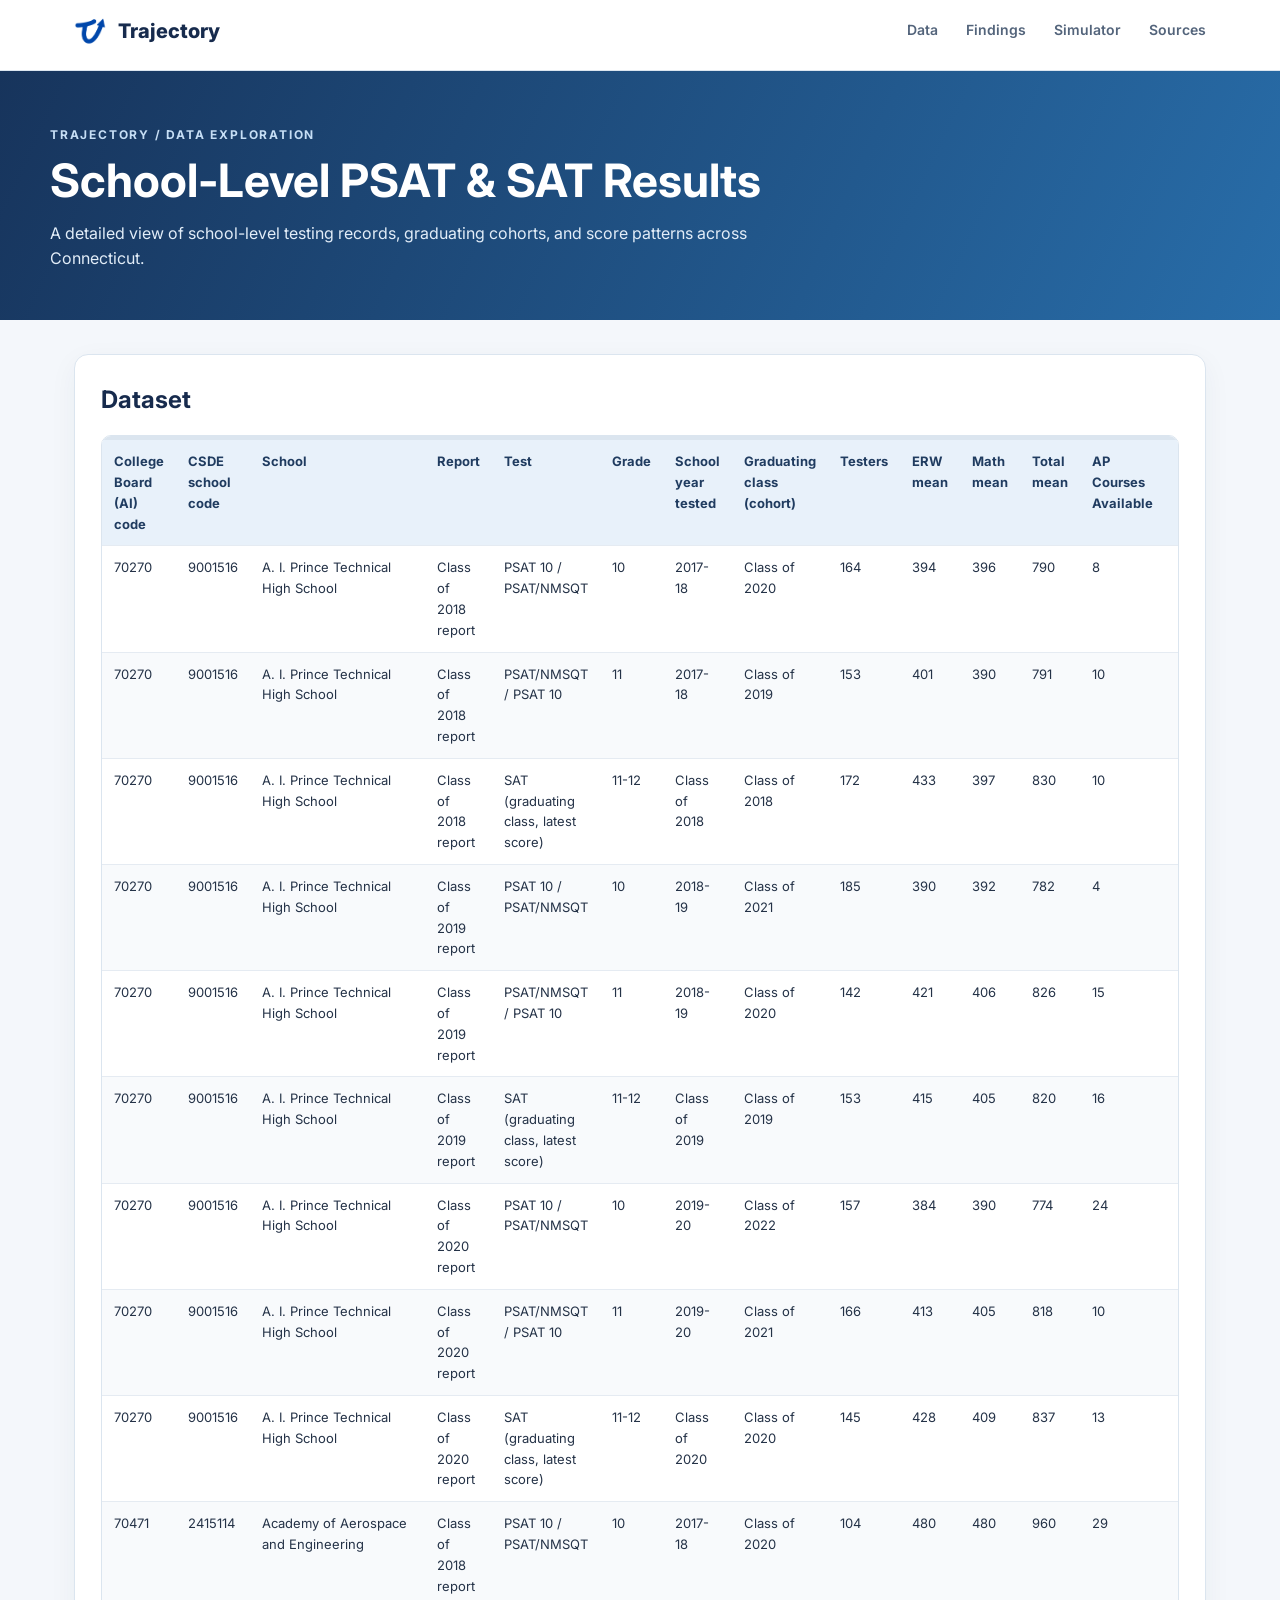
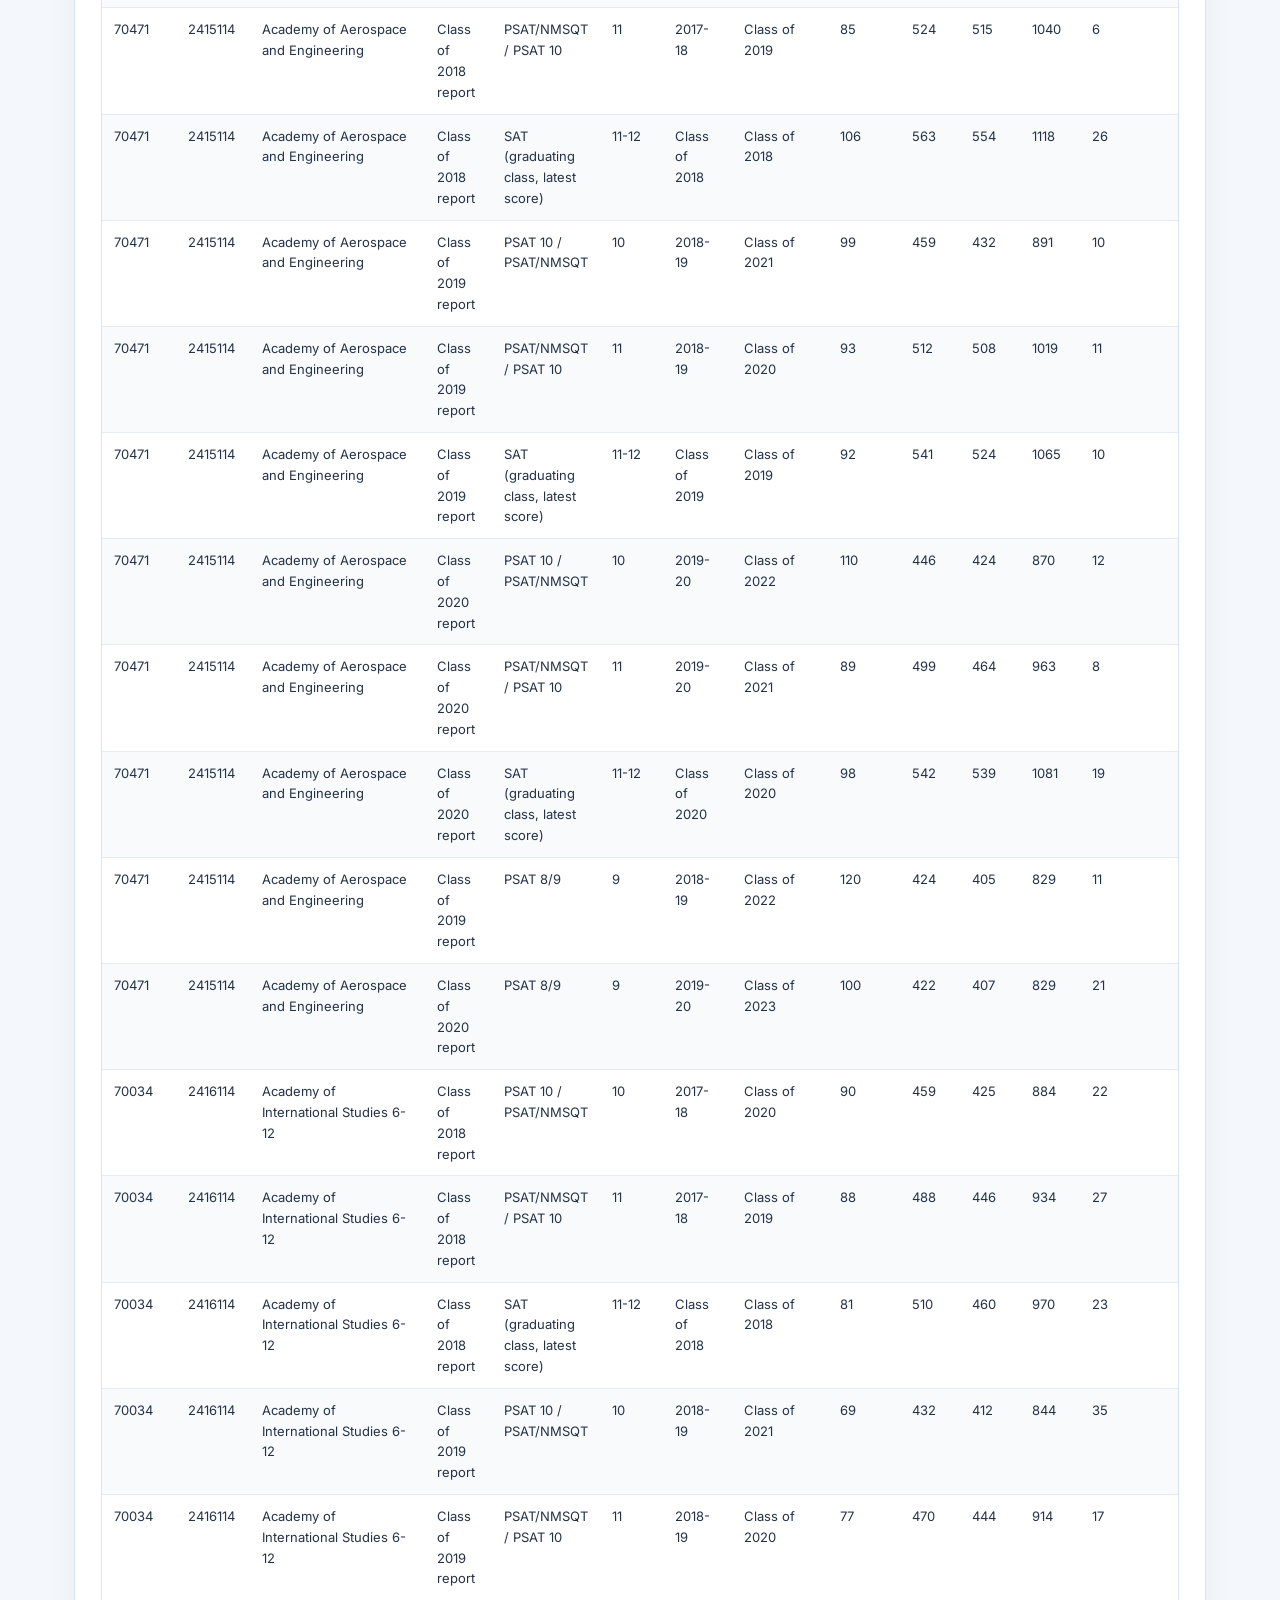
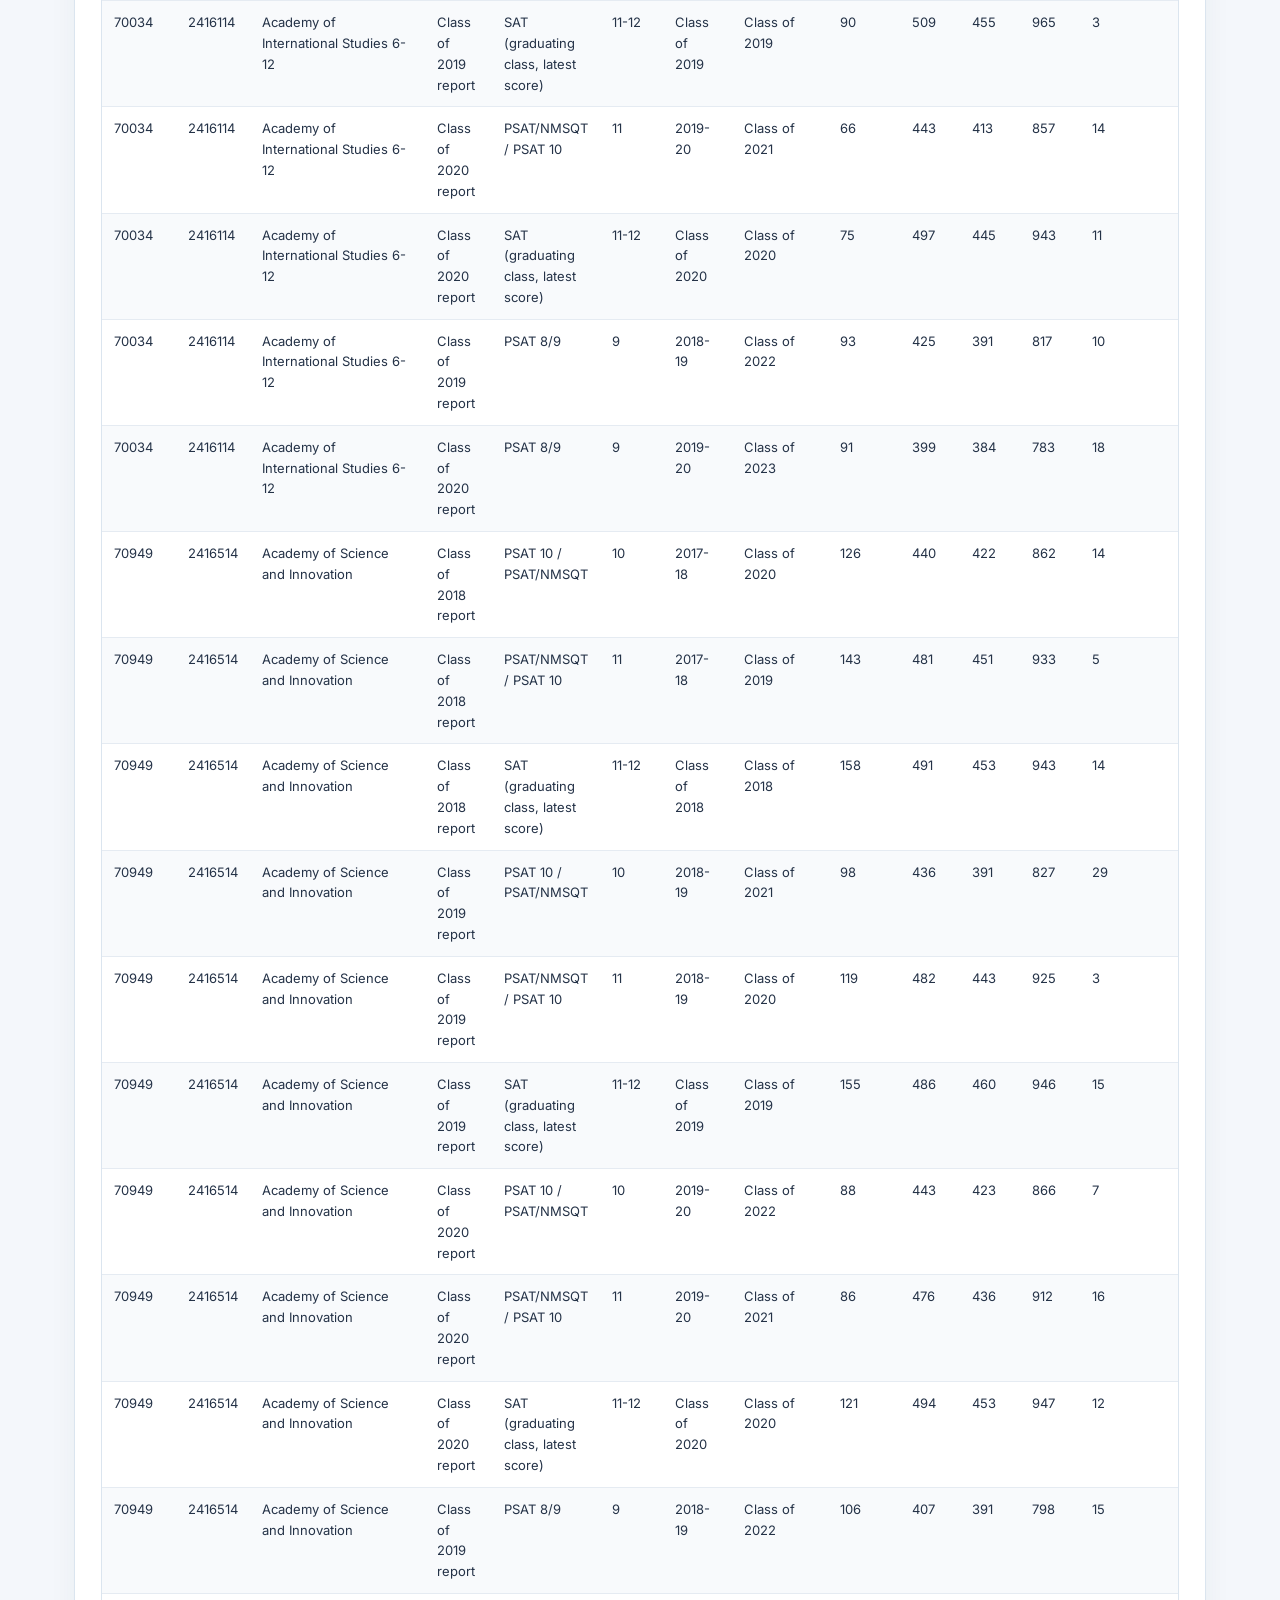
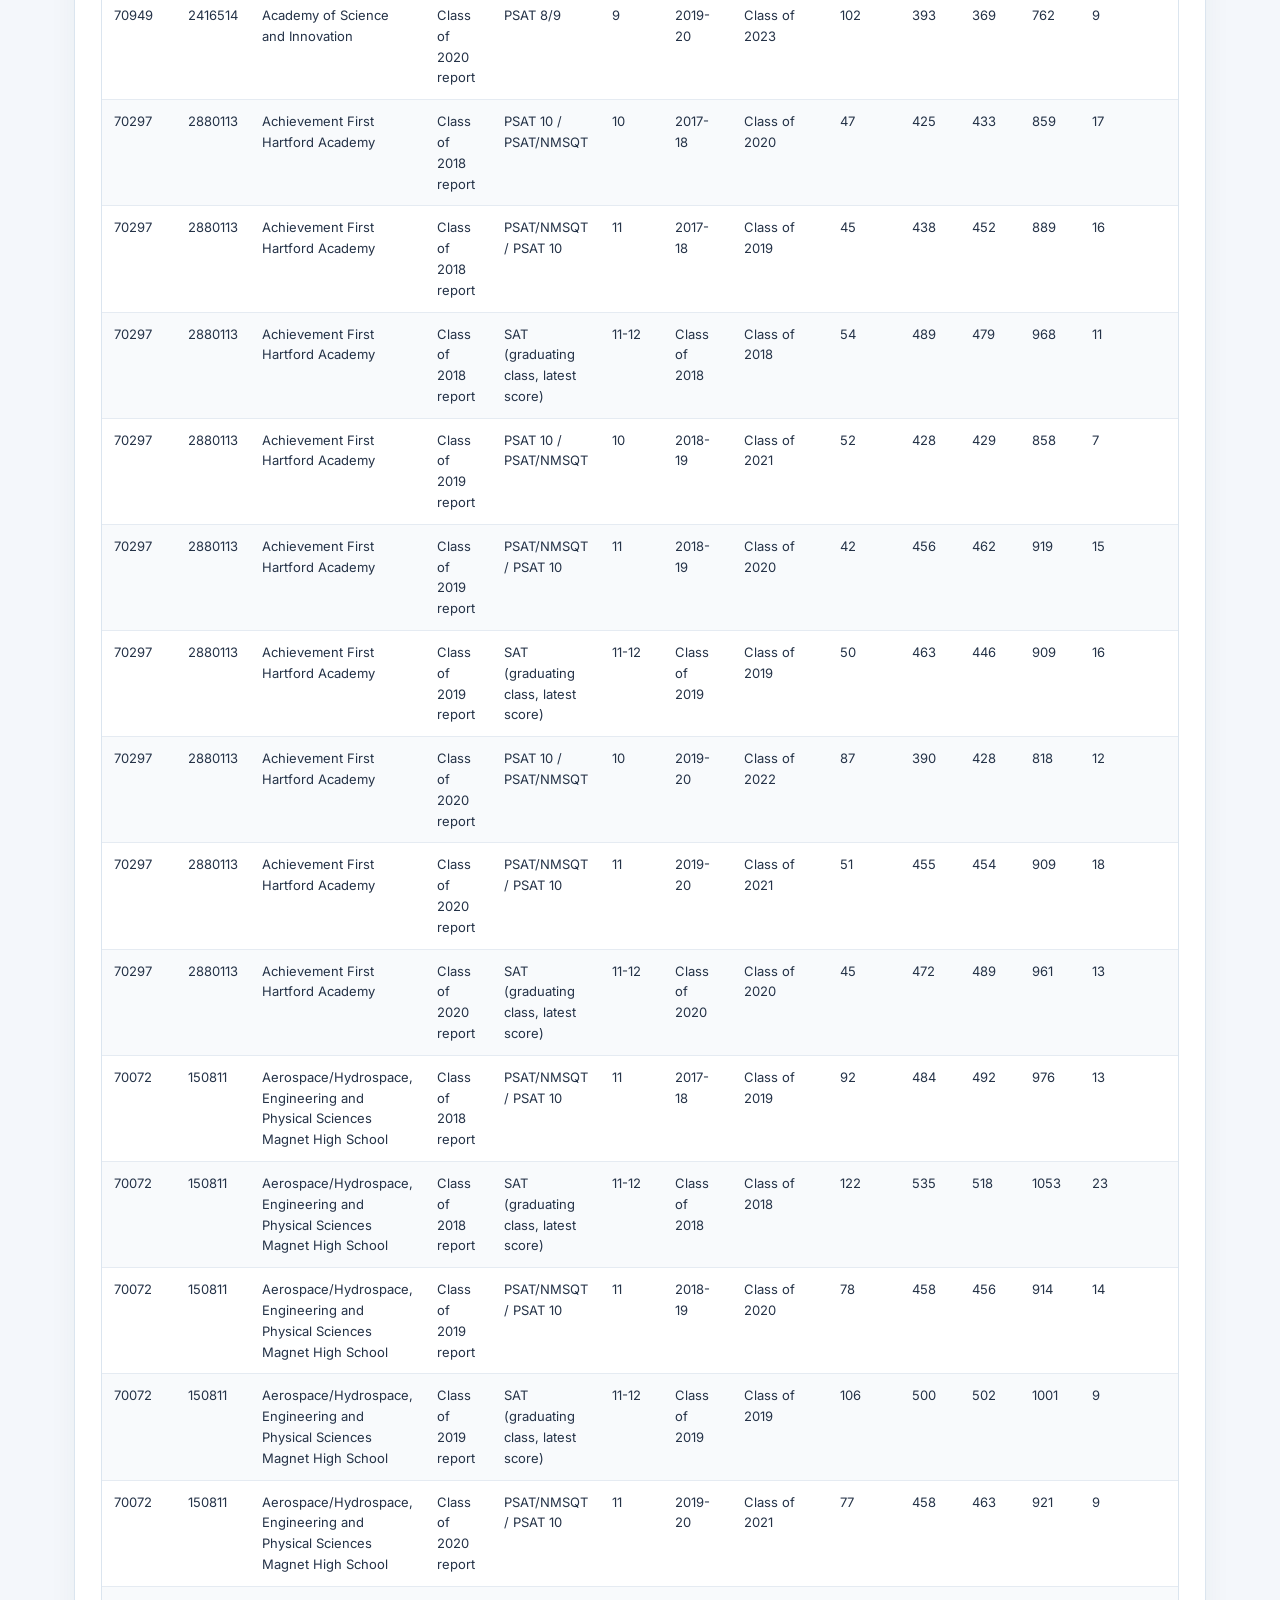
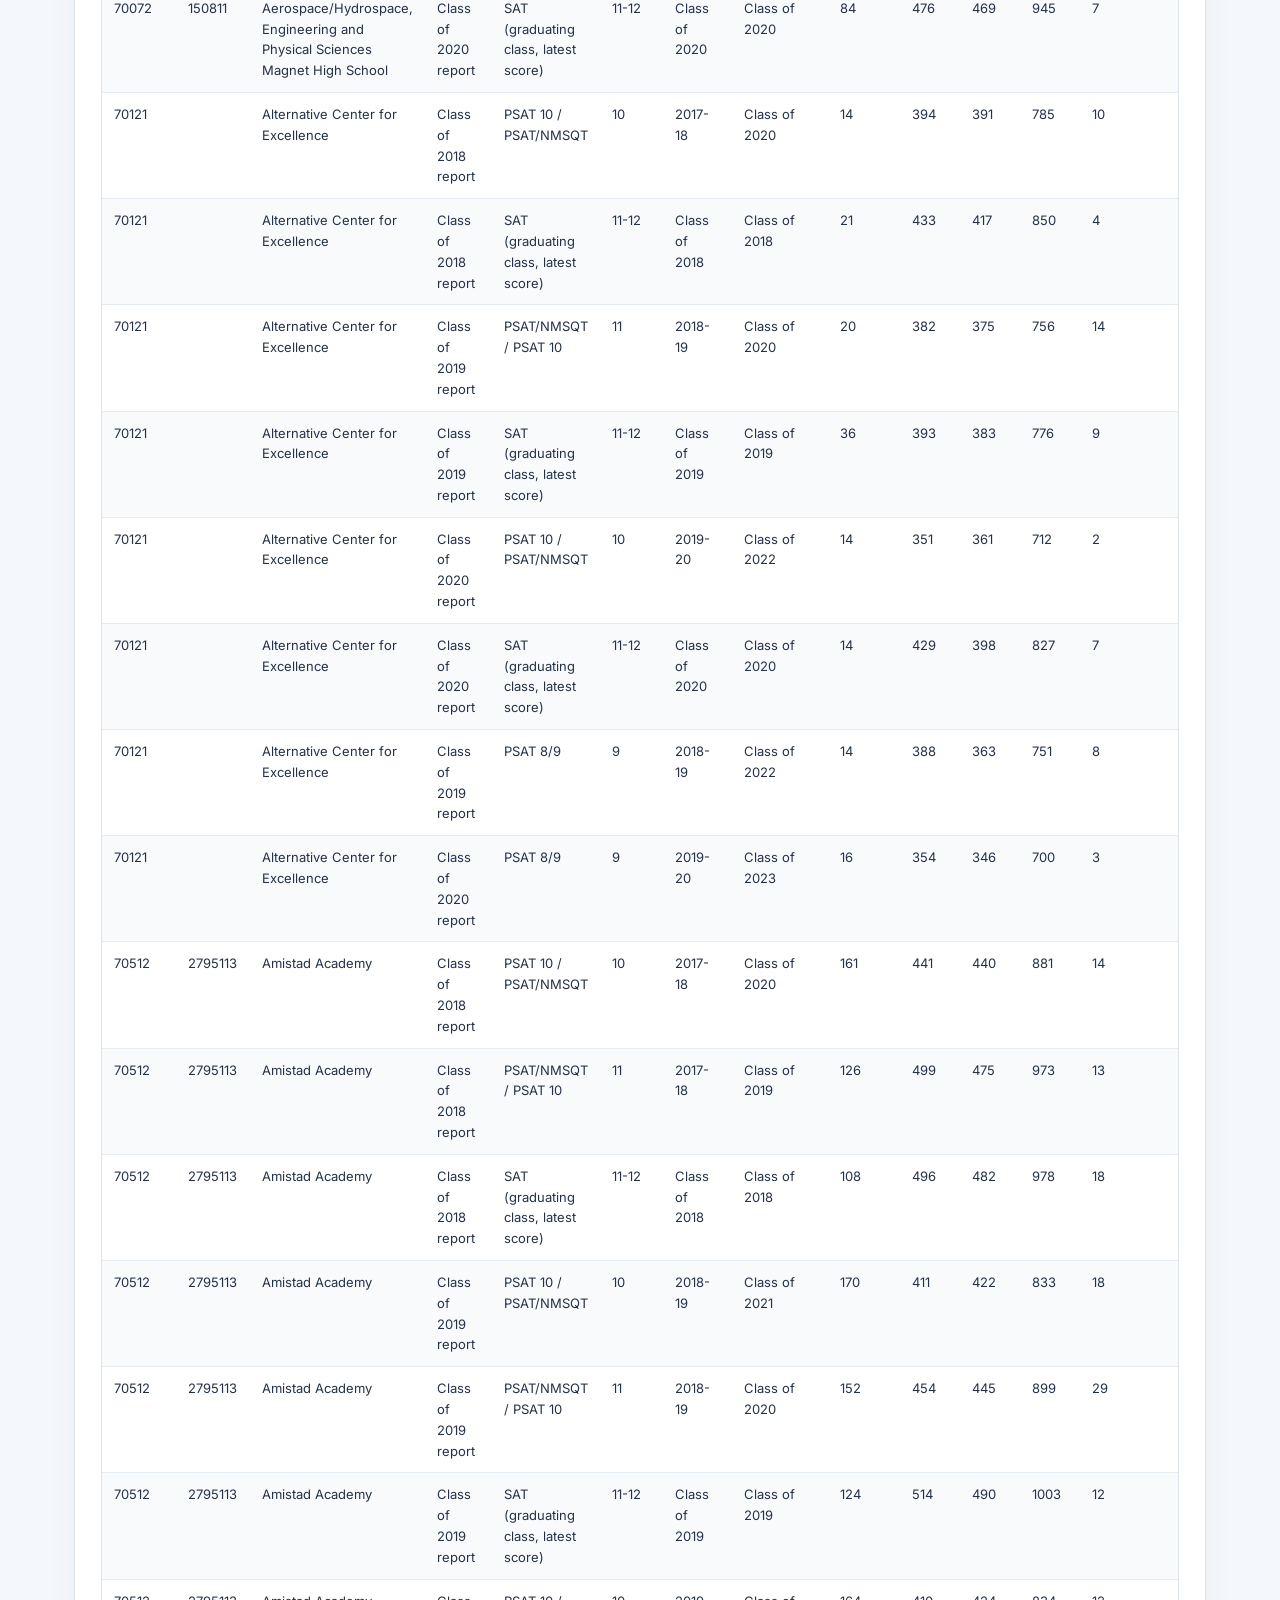
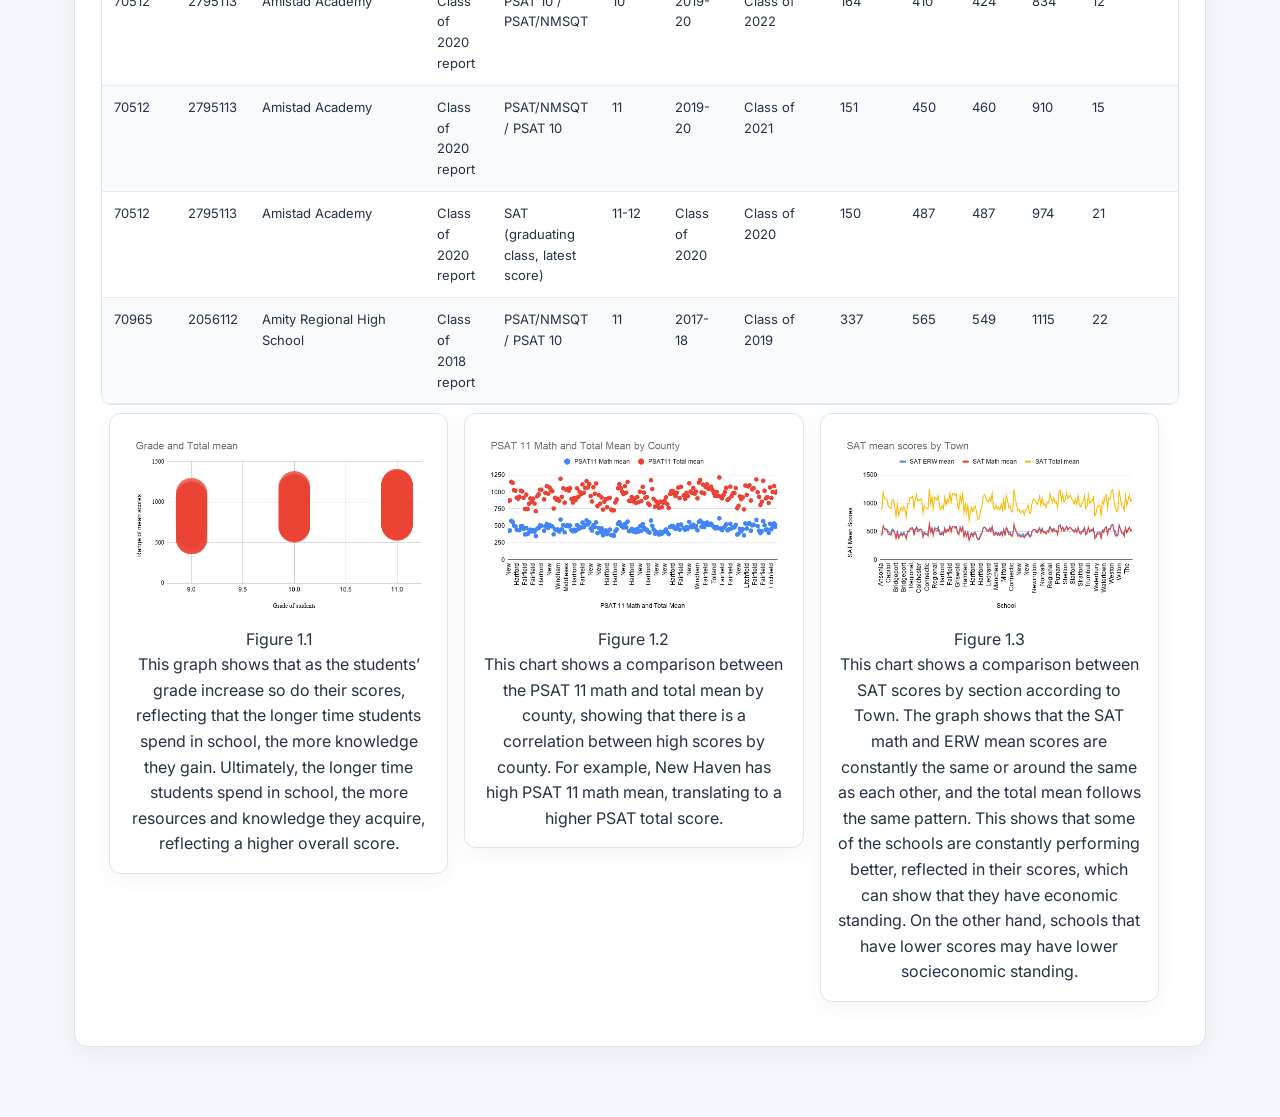
<file: M2emilydataviz-redesigned.html>
<!DOCTYPE html>
<html lang="en"><head><meta charset="utf-8"/><meta content="width=device-width, initial-scale=1" name="viewport"/><title>Trajectory | School-Level PSAT &amp; SAT Results</title><link href="https://fonts.googleapis.com/css2?family=Inter:wght@400;500;600;700;800&amp;display=swap" rel="stylesheet"/><style>
:root{--navy:#172b4d;--blue:#2463a6;--blue2:#397fc0;--pale:#edf4fb;--ink:#243247;--muted:#62738a;--line:#dbe5ef;--white:#fff}
*{box-sizing:border-box}
html{scroll-behavior:smooth}
body{margin:0;background:#f4f7fb;color:var(--ink);font-family:Inter,Arial,sans-serif;line-height:1.6}
a{color:var(--blue)}
#nav{background:#fff;border-bottom:1px solid var(--line);position:relative;z-index:2}
#nav .container{max-width:1180px;margin:auto;padding:14px 24px}
#logo{display:inline-flex;align-items:center;gap:10px;color:var(--navy);font-weight:800;text-decoration:none;font-size:20px}
#logo img{width:34px;height:34px;object-fit:contain}
#nav-links{float:right;display:flex;gap:28px;padding-top:5px}
#nav-links a{text-decoration:none;color:#53647b;font-size:14px;font-weight:600}
#nav-links a:hover{color:var(--blue)}
.clear{clear:both}
#page-hero{background:linear-gradient(115deg,#17345c,#286da9);color:white;padding:54px 24px 48px}
#page-hero .container{max-width:1180px;margin:auto}
#page-hero .eyebrow{font-size:12px;font-weight:700;letter-spacing:1.8px;text-transform:uppercase;color:#c6def5;margin:0 0 10px}
#page-hero h1{font-size:clamp(30px,4vw,46px);line-height:1.15;max-width:850px;margin:0 0 14px;color:#fff}
#page-hero p{max-width:780px;margin:0;color:#e2edf8;font-size:16px}
.page-wrap{max-width:1180px;margin:34px auto 70px;padding:0 24px}
.content-panel{background:#fff;border:1px solid var(--line);border-radius:14px;padding:26px;margin-bottom:28px;box-shadow:0 8px 28px rgba(25,52,85,.05)}
.content-panel h2,.content-panel h3{color:var(--navy);margin:0 0 16px}
.content-panel p{max-width:900px;color:var(--muted)}
.table-scroll{width:100%;overflow-x:auto;border:1px solid var(--line);border-radius:10px}
table{border-collapse:collapse;width:100%;min-width:760px;background:white;font-size:13px;text-align:left;margin:0}
th{background:#e8f1fa;color:#203c60;font-weight:700;position:sticky;top:0;z-index:1}
th,td{padding:11px 12px;border-bottom:1px solid #e5ebf2;vertical-align:top}
tbody tr:nth-child(even){background:#f8fafc}
tbody tr:hover{background:#eaf3fc}
img{max-width:100%;height:auto}
.sidebox{display:inline-block;vertical-align:top;width:calc(33.333% - 20px);margin:8px 8px 18px;padding:16px;background:#fff;border:1px solid var(--line);border-radius:12px;box-shadow:0 6px 20px rgba(25,52,85,.05);text-align:center}
.sidebox img{width:100%;max-height:290px;object-fit:contain}
figure{margin:0}
footer{padding:24px;text-align:center;color:var(--muted)}
@media(max-width:760px){#nav .container{padding:12px 18px}#nav-links{float:none;clear:both;display:flex;flex-wrap:wrap;gap:16px;padding-top:14px}.page-wrap{padding:0 14px;margin-top:20px}.content-panel{padding:16px}#page-hero{padding:38px 18px}.sidebox{width:100%;margin:8px 0 16px}}
</style></head><body><div id="nav"><div class="container"><a href="index.html" id="logo"><img alt="Trajectory logo" src="images/logo.png"/>Trajectory</a><div id="nav-links"><a href="data.html">Data</a><a href="findings.html">Findings</a><a href="simulator.html">Simulator</a><a href="resources.html">Sources</a></div><div class="clear"></div></div></div><section id="page-hero"><div class="container"><p class="eyebrow">Trajectory / Data exploration</p><h1>School-Level PSAT &amp; SAT Results</h1><p>A detailed view of school-level testing records, graduating cohorts, and score patterns across Connecticut.</p></div></section><main class="page-wrap"><section class="content-panel"><h2>Dataset</h2><tr id="table">
<div class="table-scroll"><table><thead>
<tr>
<div class="table-scroll"><table>
<thead>
<tbody>
<figure>
<tr>
<div class="table-scroll"><table class="tg"><thead>
<tr>
<th class="tg-nydc">College Board (AI) code</th>
<th class="tg-nydc">CSDE school code</th>
<th class="tg-nydc">School</th>
<th class="tg-nydc">Report</th>
<th class="tg-nydc">Test</th>
<th class="tg-nydc">Grade</th>
<th class="tg-nydc">School year tested</th>
<th class="tg-nydc">Graduating class (cohort)</th>
<th class="tg-nydc">Testers</th>
<th class="tg-nydc">ERW mean</th>
<th class="tg-nydc">Math mean</th>
<th class="tg-nydc">Total mean</th>
<th class="tg-gc10">AP Courses Available</th>
<th class="tg-nydc"></th>
</tr>
</thead>
<tbody>
<tr>
<td class="tg-ggee">70270</td>
<td class="tg-ggee">9001516</td>
<td class="tg-nydc">A. I. Prince Technical High School</td>
<td class="tg-nydc">Class of 2018 report</td>
<td class="tg-nydc">PSAT 10 / PSAT/NMSQT</td>
<td class="tg-ggee">10</td>
<td class="tg-nydc">2017-18</td>
<td class="tg-nydc">Class of 2020</td>
<td class="tg-ggee">164</td>
<td class="tg-ggee">394</td>
<td class="tg-ggee">396</td>
<td class="tg-ggee">790</td>
<td class="tg-ggee">8</td>
<td class="tg-nydc"></td>
</tr>
<tr>
<td class="tg-ggee">70270</td>
<td class="tg-ggee">9001516</td>
<td class="tg-nydc">A. I. Prince Technical High School</td>
<td class="tg-nydc">Class of 2018 report</td>
<td class="tg-nydc">PSAT/NMSQT / PSAT 10</td>
<td class="tg-ggee">11</td>
<td class="tg-nydc">2017-18</td>
<td class="tg-nydc">Class of 2019</td>
<td class="tg-ggee">153</td>
<td class="tg-ggee">401</td>
<td class="tg-ggee">390</td>
<td class="tg-ggee">791</td>
<td class="tg-ggee">10</td>
<td class="tg-nydc"></td>
</tr>
<tr>
<td class="tg-ggee">70270</td>
<td class="tg-ggee">9001516</td>
<td class="tg-nydc">A. I. Prince Technical High School</td>
<td class="tg-nydc">Class of 2018 report</td>
<td class="tg-nydc">SAT (graduating class, latest score)</td>
<td class="tg-ggee">11-12</td>
<td class="tg-nydc">Class of 2018</td>
<td class="tg-nydc">Class of 2018</td>
<td class="tg-ggee">172</td>
<td class="tg-ggee">433</td>
<td class="tg-ggee">397</td>
<td class="tg-ggee">830</td>
<td class="tg-ggee">10</td>
<td class="tg-nydc"></td>
</tr>
<tr>
<td class="tg-ggee">70270</td>
<td class="tg-ggee">9001516</td>
<td class="tg-nydc">A. I. Prince Technical High School</td>
<td class="tg-nydc">Class of 2019 report</td>
<td class="tg-nydc">PSAT 10 / PSAT/NMSQT</td>
<td class="tg-ggee">10</td>
<td class="tg-nydc">2018-19</td>
<td class="tg-nydc">Class of 2021</td>
<td class="tg-ggee">185</td>
<td class="tg-ggee">390</td>
<td class="tg-ggee">392</td>
<td class="tg-ggee">782</td>
<td class="tg-ggee">4</td>
<td class="tg-nydc"></td>
</tr>
<tr>
<td class="tg-ggee">70270</td>
<td class="tg-ggee">9001516</td>
<td class="tg-nydc">A. I. Prince Technical High School</td>
<td class="tg-nydc">Class of 2019 report</td>
<td class="tg-nydc">PSAT/NMSQT / PSAT 10</td>
<td class="tg-ggee">11</td>
<td class="tg-nydc">2018-19</td>
<td class="tg-nydc">Class of 2020</td>
<td class="tg-ggee">142</td>
<td class="tg-ggee">421</td>
<td class="tg-ggee">406</td>
<td class="tg-ggee">826</td>
<td class="tg-ggee">15</td>
<td class="tg-nydc"></td>
</tr>
<tr>
<td class="tg-ggee">70270</td>
<td class="tg-ggee">9001516</td>
<td class="tg-nydc">A. I. Prince Technical High School</td>
<td class="tg-nydc">Class of 2019 report</td>
<td class="tg-nydc">SAT (graduating class, latest score)</td>
<td class="tg-ggee">11-12</td>
<td class="tg-nydc">Class of 2019</td>
<td class="tg-nydc">Class of 2019</td>
<td class="tg-ggee">153</td>
<td class="tg-ggee">415</td>
<td class="tg-ggee">405</td>
<td class="tg-ggee">820</td>
<td class="tg-ggee">16</td>
<td class="tg-nydc"></td>
</tr>
<tr>
<td class="tg-ggee">70270</td>
<td class="tg-ggee">9001516</td>
<td class="tg-nydc">A. I. Prince Technical High School</td>
<td class="tg-nydc">Class of 2020 report</td>
<td class="tg-nydc">PSAT 10 / PSAT/NMSQT</td>
<td class="tg-ggee">10</td>
<td class="tg-nydc">2019-20</td>
<td class="tg-nydc">Class of 2022</td>
<td class="tg-ggee">157</td>
<td class="tg-ggee">384</td>
<td class="tg-ggee">390</td>
<td class="tg-ggee">774</td>
<td class="tg-ggee">24</td>
<td class="tg-nydc"></td>
</tr>
<tr>
<td class="tg-ggee">70270</td>
<td class="tg-ggee">9001516</td>
<td class="tg-nydc">A. I. Prince Technical High School</td>
<td class="tg-nydc">Class of 2020 report</td>
<td class="tg-nydc">PSAT/NMSQT / PSAT 10</td>
<td class="tg-ggee">11</td>
<td class="tg-nydc">2019-20</td>
<td class="tg-nydc">Class of 2021</td>
<td class="tg-ggee">166</td>
<td class="tg-ggee">413</td>
<td class="tg-ggee">405</td>
<td class="tg-ggee">818</td>
<td class="tg-ggee">10</td>
<td class="tg-nydc"></td>
</tr>
<tr>
<td class="tg-ggee">70270</td>
<td class="tg-ggee">9001516</td>
<td class="tg-nydc">A. I. Prince Technical High School</td>
<td class="tg-nydc">Class of 2020 report</td>
<td class="tg-nydc">SAT (graduating class, latest score)</td>
<td class="tg-ggee">11-12</td>
<td class="tg-nydc">Class of 2020</td>
<td class="tg-nydc">Class of 2020</td>
<td class="tg-ggee">145</td>
<td class="tg-ggee">428</td>
<td class="tg-ggee">409</td>
<td class="tg-ggee">837</td>
<td class="tg-ggee">13</td>
<td class="tg-nydc"></td>
</tr>
<tr>
<td class="tg-ggee">70471</td>
<td class="tg-ggee">2415114</td>
<td class="tg-nydc">Academy of Aerospace and Engineering</td>
<td class="tg-nydc">Class of 2018 report</td>
<td class="tg-nydc">PSAT 10 / PSAT/NMSQT</td>
<td class="tg-ggee">10</td>
<td class="tg-nydc">2017-18</td>
<td class="tg-nydc">Class of 2020</td>
<td class="tg-ggee">104</td>
<td class="tg-ggee">480</td>
<td class="tg-ggee">480</td>
<td class="tg-ggee">960</td>
<td class="tg-ggee">29</td>
<td class="tg-nydc"></td>
</tr>
<tr>
<td class="tg-ggee">70471</td>
<td class="tg-ggee">2415114</td>
<td class="tg-nydc">Academy of Aerospace and Engineering</td>
<td class="tg-nydc">Class of 2018 report</td>
<td class="tg-nydc">PSAT/NMSQT / PSAT 10</td>
<td class="tg-ggee">11</td>
<td class="tg-nydc">2017-18</td>
<td class="tg-nydc">Class of 2019</td>
<td class="tg-ggee">85</td>
<td class="tg-ggee">524</td>
<td class="tg-ggee">515</td>
<td class="tg-ggee">1040</td>
<td class="tg-ggee">6</td>
<td class="tg-nydc"></td>
</tr>
<tr>
<td class="tg-ggee">70471</td>
<td class="tg-ggee">2415114</td>
<td class="tg-nydc">Academy of Aerospace and Engineering</td>
<td class="tg-nydc">Class of 2018 report</td>
<td class="tg-nydc">SAT (graduating class, latest score)</td>
<td class="tg-ggee">11-12</td>
<td class="tg-nydc">Class of 2018</td>
<td class="tg-nydc">Class of 2018</td>
<td class="tg-ggee">106</td>
<td class="tg-ggee">563</td>
<td class="tg-ggee">554</td>
<td class="tg-ggee">1118</td>
<td class="tg-ggee">26</td>
<td class="tg-nydc"></td>
</tr>
<tr>
<td class="tg-ggee">70471</td>
<td class="tg-ggee">2415114</td>
<td class="tg-nydc">Academy of Aerospace and Engineering</td>
<td class="tg-nydc">Class of 2019 report</td>
<td class="tg-nydc">PSAT 10 / PSAT/NMSQT</td>
<td class="tg-ggee">10</td>
<td class="tg-nydc">2018-19</td>
<td class="tg-nydc">Class of 2021</td>
<td class="tg-ggee">99</td>
<td class="tg-ggee">459</td>
<td class="tg-ggee">432</td>
<td class="tg-ggee">891</td>
<td class="tg-ggee">10</td>
<td class="tg-nydc"></td>
</tr>
<tr>
<td class="tg-ggee">70471</td>
<td class="tg-ggee">2415114</td>
<td class="tg-nydc">Academy of Aerospace and Engineering</td>
<td class="tg-nydc">Class of 2019 report</td>
<td class="tg-nydc">PSAT/NMSQT / PSAT 10</td>
<td class="tg-ggee">11</td>
<td class="tg-nydc">2018-19</td>
<td class="tg-nydc">Class of 2020</td>
<td class="tg-ggee">93</td>
<td class="tg-ggee">512</td>
<td class="tg-ggee">508</td>
<td class="tg-ggee">1019</td>
<td class="tg-ggee">11</td>
<td class="tg-nydc"></td>
</tr>
<tr>
<td class="tg-ggee">70471</td>
<td class="tg-ggee">2415114</td>
<td class="tg-nydc">Academy of Aerospace and Engineering</td>
<td class="tg-nydc">Class of 2019 report</td>
<td class="tg-nydc">SAT (graduating class, latest score)</td>
<td class="tg-ggee">11-12</td>
<td class="tg-nydc">Class of 2019</td>
<td class="tg-nydc">Class of 2019</td>
<td class="tg-ggee">92</td>
<td class="tg-ggee">541</td>
<td class="tg-ggee">524</td>
<td class="tg-ggee">1065</td>
<td class="tg-ggee">10</td>
<td class="tg-nydc"></td>
</tr>
<tr>
<td class="tg-ggee">70471</td>
<td class="tg-ggee">2415114</td>
<td class="tg-nydc">Academy of Aerospace and Engineering</td>
<td class="tg-nydc">Class of 2020 report</td>
<td class="tg-nydc">PSAT 10 / PSAT/NMSQT</td>
<td class="tg-ggee">10</td>
<td class="tg-nydc">2019-20</td>
<td class="tg-nydc">Class of 2022</td>
<td class="tg-ggee">110</td>
<td class="tg-ggee">446</td>
<td class="tg-ggee">424</td>
<td class="tg-ggee">870</td>
<td class="tg-ggee">12</td>
<td class="tg-nydc"></td>
</tr>
<tr>
<td class="tg-ggee">70471</td>
<td class="tg-ggee">2415114</td>
<td class="tg-nydc">Academy of Aerospace and Engineering</td>
<td class="tg-nydc">Class of 2020 report</td>
<td class="tg-nydc">PSAT/NMSQT / PSAT 10</td>
<td class="tg-ggee">11</td>
<td class="tg-nydc">2019-20</td>
<td class="tg-nydc">Class of 2021</td>
<td class="tg-ggee">89</td>
<td class="tg-ggee">499</td>
<td class="tg-ggee">464</td>
<td class="tg-ggee">963</td>
<td class="tg-ggee">8</td>
<td class="tg-nydc"></td>
</tr>
<tr>
<td class="tg-ggee">70471</td>
<td class="tg-ggee">2415114</td>
<td class="tg-nydc">Academy of Aerospace and Engineering</td>
<td class="tg-nydc">Class of 2020 report</td>
<td class="tg-nydc">SAT (graduating class, latest score)</td>
<td class="tg-ggee">11-12</td>
<td class="tg-nydc">Class of 2020</td>
<td class="tg-nydc">Class of 2020</td>
<td class="tg-ggee">98</td>
<td class="tg-ggee">542</td>
<td class="tg-ggee">539</td>
<td class="tg-ggee">1081</td>
<td class="tg-ggee">19</td>
<td class="tg-nydc"></td>
</tr>
<tr>
<td class="tg-ggee">70471</td>
<td class="tg-ggee">2415114</td>
<td class="tg-nydc">Academy of Aerospace and Engineering</td>
<td class="tg-nydc">Class of 2019 report</td>
<td class="tg-nydc">PSAT 8/9</td>
<td class="tg-ggee">9</td>
<td class="tg-nydc">2018-19</td>
<td class="tg-nydc">Class of 2022</td>
<td class="tg-ggee">120</td>
<td class="tg-ggee">424</td>
<td class="tg-ggee">405</td>
<td class="tg-ggee">829</td>
<td class="tg-ggee">11</td>
<td class="tg-nydc"></td>
</tr>
<tr>
<td class="tg-ggee">70471</td>
<td class="tg-ggee">2415114</td>
<td class="tg-nydc">Academy of Aerospace and Engineering</td>
<td class="tg-nydc">Class of 2020 report</td>
<td class="tg-nydc">PSAT 8/9</td>
<td class="tg-ggee">9</td>
<td class="tg-nydc">2019-20</td>
<td class="tg-nydc">Class of 2023</td>
<td class="tg-ggee">100</td>
<td class="tg-ggee">422</td>
<td class="tg-ggee">407</td>
<td class="tg-ggee">829</td>
<td class="tg-ggee">21</td>
<td class="tg-nydc"></td>
</tr>
<tr>
<td class="tg-ggee">70034</td>
<td class="tg-ggee">2416114</td>
<td class="tg-nydc">Academy of International Studies 6-12</td>
<td class="tg-nydc">Class of 2018 report</td>
<td class="tg-nydc">PSAT 10 / PSAT/NMSQT</td>
<td class="tg-ggee">10</td>
<td class="tg-nydc">2017-18</td>
<td class="tg-nydc">Class of 2020</td>
<td class="tg-ggee">90</td>
<td class="tg-ggee">459</td>
<td class="tg-ggee">425</td>
<td class="tg-ggee">884</td>
<td class="tg-ggee">22</td>
<td class="tg-nydc"></td>
</tr>
<tr>
<td class="tg-ggee">70034</td>
<td class="tg-ggee">2416114</td>
<td class="tg-nydc">Academy of International Studies 6-12</td>
<td class="tg-nydc">Class of 2018 report</td>
<td class="tg-nydc">PSAT/NMSQT / PSAT 10</td>
<td class="tg-ggee">11</td>
<td class="tg-nydc">2017-18</td>
<td class="tg-nydc">Class of 2019</td>
<td class="tg-ggee">88</td>
<td class="tg-ggee">488</td>
<td class="tg-ggee">446</td>
<td class="tg-ggee">934</td>
<td class="tg-ggee">27</td>
<td class="tg-nydc"></td>
</tr>
<tr>
<td class="tg-ggee">70034</td>
<td class="tg-ggee">2416114</td>
<td class="tg-nydc">Academy of International Studies 6-12</td>
<td class="tg-nydc">Class of 2018 report</td>
<td class="tg-nydc">SAT (graduating class, latest score)</td>
<td class="tg-ggee">11-12</td>
<td class="tg-nydc">Class of 2018</td>
<td class="tg-nydc">Class of 2018</td>
<td class="tg-ggee">81</td>
<td class="tg-ggee">510</td>
<td class="tg-ggee">460</td>
<td class="tg-ggee">970</td>
<td class="tg-ggee">23</td>
<td class="tg-nydc"></td>
</tr>
<tr>
<td class="tg-ggee">70034</td>
<td class="tg-ggee">2416114</td>
<td class="tg-nydc">Academy of International Studies 6-12</td>
<td class="tg-nydc">Class of 2019 report</td>
<td class="tg-nydc">PSAT 10 / PSAT/NMSQT</td>
<td class="tg-ggee">10</td>
<td class="tg-nydc">2018-19</td>
<td class="tg-nydc">Class of 2021</td>
<td class="tg-ggee">69</td>
<td class="tg-ggee">432</td>
<td class="tg-ggee">412</td>
<td class="tg-ggee">844</td>
<td class="tg-ggee">35</td>
<td class="tg-nydc"></td>
</tr>
<tr>
<td class="tg-ggee">70034</td>
<td class="tg-ggee">2416114</td>
<td class="tg-nydc">Academy of International Studies 6-12</td>
<td class="tg-nydc">Class of 2019 report</td>
<td class="tg-nydc">PSAT/NMSQT / PSAT 10</td>
<td class="tg-ggee">11</td>
<td class="tg-nydc">2018-19</td>
<td class="tg-nydc">Class of 2020</td>
<td class="tg-ggee">77</td>
<td class="tg-ggee">470</td>
<td class="tg-ggee">444</td>
<td class="tg-ggee">914</td>
<td class="tg-ggee">17</td>
<td class="tg-nydc"></td>
</tr>
<tr>
<td class="tg-ggee">70034</td>
<td class="tg-ggee">2416114</td>
<td class="tg-nydc">Academy of International Studies 6-12</td>
<td class="tg-nydc">Class of 2019 report</td>
<td class="tg-nydc">SAT (graduating class, latest score)</td>
<td class="tg-ggee">11-12</td>
<td class="tg-nydc">Class of 2019</td>
<td class="tg-nydc">Class of 2019</td>
<td class="tg-ggee">90</td>
<td class="tg-ggee">509</td>
<td class="tg-ggee">455</td>
<td class="tg-ggee">965</td>
<td class="tg-ggee">3</td>
<td class="tg-nydc"></td>
</tr>
<tr>
<td class="tg-ggee">70034</td>
<td class="tg-ggee">2416114</td>
<td class="tg-nydc">Academy of International Studies 6-12</td>
<td class="tg-nydc">Class of 2020 report</td>
<td class="tg-nydc">PSAT/NMSQT / PSAT 10</td>
<td class="tg-ggee">11</td>
<td class="tg-nydc">2019-20</td>
<td class="tg-nydc">Class of 2021</td>
<td class="tg-ggee">66</td>
<td class="tg-ggee">443</td>
<td class="tg-ggee">413</td>
<td class="tg-ggee">857</td>
<td class="tg-ggee">14</td>
<td class="tg-nydc"></td>
</tr>
<tr>
<td class="tg-ggee">70034</td>
<td class="tg-ggee">2416114</td>
<td class="tg-nydc">Academy of International Studies 6-12</td>
<td class="tg-nydc">Class of 2020 report</td>
<td class="tg-nydc">SAT (graduating class, latest score)</td>
<td class="tg-ggee">11-12</td>
<td class="tg-nydc">Class of 2020</td>
<td class="tg-nydc">Class of 2020</td>
<td class="tg-ggee">75</td>
<td class="tg-ggee">497</td>
<td class="tg-ggee">445</td>
<td class="tg-ggee">943</td>
<td class="tg-ggee">11</td>
<td class="tg-nydc"></td>
</tr>
<tr>
<td class="tg-ggee">70034</td>
<td class="tg-ggee">2416114</td>
<td class="tg-nydc">Academy of International Studies 6-12</td>
<td class="tg-nydc">Class of 2019 report</td>
<td class="tg-nydc">PSAT 8/9</td>
<td class="tg-ggee">9</td>
<td class="tg-nydc">2018-19</td>
<td class="tg-nydc">Class of 2022</td>
<td class="tg-ggee">93</td>
<td class="tg-ggee">425</td>
<td class="tg-ggee">391</td>
<td class="tg-ggee">817</td>
<td class="tg-ggee">10</td>
<td class="tg-nydc"></td>
</tr>
<tr>
<td class="tg-ggee">70034</td>
<td class="tg-ggee">2416114</td>
<td class="tg-nydc">Academy of International Studies 6-12</td>
<td class="tg-nydc">Class of 2020 report</td>
<td class="tg-nydc">PSAT 8/9</td>
<td class="tg-ggee">9</td>
<td class="tg-nydc">2019-20</td>
<td class="tg-nydc">Class of 2023</td>
<td class="tg-ggee">91</td>
<td class="tg-ggee">399</td>
<td class="tg-ggee">384</td>
<td class="tg-ggee">783</td>
<td class="tg-ggee">18</td>
<td class="tg-nydc"></td>
</tr>
<tr>
<td class="tg-ggee">70949</td>
<td class="tg-ggee">2416514</td>
<td class="tg-nydc">Academy of Science and Innovation</td>
<td class="tg-nydc">Class of 2018 report</td>
<td class="tg-nydc">PSAT 10 / PSAT/NMSQT</td>
<td class="tg-ggee">10</td>
<td class="tg-nydc">2017-18</td>
<td class="tg-nydc">Class of 2020</td>
<td class="tg-ggee">126</td>
<td class="tg-ggee">440</td>
<td class="tg-ggee">422</td>
<td class="tg-ggee">862</td>
<td class="tg-ggee">14</td>
<td class="tg-nydc"></td>
</tr>
<tr>
<td class="tg-ggee">70949</td>
<td class="tg-ggee">2416514</td>
<td class="tg-nydc">Academy of Science and Innovation</td>
<td class="tg-nydc">Class of 2018 report</td>
<td class="tg-nydc">PSAT/NMSQT / PSAT 10</td>
<td class="tg-ggee">11</td>
<td class="tg-nydc">2017-18</td>
<td class="tg-nydc">Class of 2019</td>
<td class="tg-ggee">143</td>
<td class="tg-ggee">481</td>
<td class="tg-ggee">451</td>
<td class="tg-ggee">933</td>
<td class="tg-ggee">5</td>
<td class="tg-nydc"></td>
</tr>
<tr>
<td class="tg-ggee">70949</td>
<td class="tg-ggee">2416514</td>
<td class="tg-nydc">Academy of Science and Innovation</td>
<td class="tg-nydc">Class of 2018 report</td>
<td class="tg-nydc">SAT (graduating class, latest score)</td>
<td class="tg-ggee">11-12</td>
<td class="tg-nydc">Class of 2018</td>
<td class="tg-nydc">Class of 2018</td>
<td class="tg-ggee">158</td>
<td class="tg-ggee">491</td>
<td class="tg-ggee">453</td>
<td class="tg-ggee">943</td>
<td class="tg-ggee">14</td>
<td class="tg-nydc"></td>
</tr>
<tr>
<td class="tg-ggee">70949</td>
<td class="tg-ggee">2416514</td>
<td class="tg-nydc">Academy of Science and Innovation</td>
<td class="tg-nydc">Class of 2019 report</td>
<td class="tg-nydc">PSAT 10 / PSAT/NMSQT</td>
<td class="tg-ggee">10</td>
<td class="tg-nydc">2018-19</td>
<td class="tg-nydc">Class of 2021</td>
<td class="tg-ggee">98</td>
<td class="tg-ggee">436</td>
<td class="tg-ggee">391</td>
<td class="tg-ggee">827</td>
<td class="tg-ggee">29</td>
<td class="tg-nydc"></td>
</tr>
<tr>
<td class="tg-ggee">70949</td>
<td class="tg-ggee">2416514</td>
<td class="tg-nydc">Academy of Science and Innovation</td>
<td class="tg-nydc">Class of 2019 report</td>
<td class="tg-nydc">PSAT/NMSQT / PSAT 10</td>
<td class="tg-ggee">11</td>
<td class="tg-nydc">2018-19</td>
<td class="tg-nydc">Class of 2020</td>
<td class="tg-ggee">119</td>
<td class="tg-ggee">482</td>
<td class="tg-ggee">443</td>
<td class="tg-ggee">925</td>
<td class="tg-ggee">3</td>
<td class="tg-nydc"></td>
</tr>
<tr>
<td class="tg-ggee">70949</td>
<td class="tg-ggee">2416514</td>
<td class="tg-nydc">Academy of Science and Innovation</td>
<td class="tg-nydc">Class of 2019 report</td>
<td class="tg-nydc">SAT (graduating class, latest score)</td>
<td class="tg-ggee">11-12</td>
<td class="tg-nydc">Class of 2019</td>
<td class="tg-nydc">Class of 2019</td>
<td class="tg-ggee">155</td>
<td class="tg-ggee">486</td>
<td class="tg-ggee">460</td>
<td class="tg-ggee">946</td>
<td class="tg-ggee">15</td>
<td class="tg-nydc"></td>
</tr>
<tr>
<td class="tg-ggee">70949</td>
<td class="tg-ggee">2416514</td>
<td class="tg-nydc">Academy of Science and Innovation</td>
<td class="tg-nydc">Class of 2020 report</td>
<td class="tg-nydc">PSAT 10 / PSAT/NMSQT</td>
<td class="tg-ggee">10</td>
<td class="tg-nydc">2019-20</td>
<td class="tg-nydc">Class of 2022</td>
<td class="tg-ggee">88</td>
<td class="tg-ggee">443</td>
<td class="tg-ggee">423</td>
<td class="tg-ggee">866</td>
<td class="tg-ggee">7</td>
<td class="tg-nydc"></td>
</tr>
<tr>
<td class="tg-ggee">70949</td>
<td class="tg-ggee">2416514</td>
<td class="tg-nydc">Academy of Science and Innovation</td>
<td class="tg-nydc">Class of 2020 report</td>
<td class="tg-nydc">PSAT/NMSQT / PSAT 10</td>
<td class="tg-ggee">11</td>
<td class="tg-nydc">2019-20</td>
<td class="tg-nydc">Class of 2021</td>
<td class="tg-ggee">86</td>
<td class="tg-ggee">476</td>
<td class="tg-ggee">436</td>
<td class="tg-ggee">912</td>
<td class="tg-ggee">16</td>
<td class="tg-nydc"></td>
</tr>
<tr>
<td class="tg-ggee">70949</td>
<td class="tg-ggee">2416514</td>
<td class="tg-nydc">Academy of Science and Innovation</td>
<td class="tg-nydc">Class of 2020 report</td>
<td class="tg-nydc">SAT (graduating class, latest score)</td>
<td class="tg-ggee">11-12</td>
<td class="tg-nydc">Class of 2020</td>
<td class="tg-nydc">Class of 2020</td>
<td class="tg-ggee">121</td>
<td class="tg-ggee">494</td>
<td class="tg-ggee">453</td>
<td class="tg-ggee">947</td>
<td class="tg-ggee">12</td>
<td class="tg-nydc"></td>
</tr>
<tr>
<td class="tg-ggee">70949</td>
<td class="tg-ggee">2416514</td>
<td class="tg-nydc">Academy of Science and Innovation</td>
<td class="tg-nydc">Class of 2019 report</td>
<td class="tg-nydc">PSAT 8/9</td>
<td class="tg-ggee">9</td>
<td class="tg-nydc">2018-19</td>
<td class="tg-nydc">Class of 2022</td>
<td class="tg-ggee">106</td>
<td class="tg-ggee">407</td>
<td class="tg-ggee">391</td>
<td class="tg-ggee">798</td>
<td class="tg-ggee">15</td>
<td class="tg-nydc"></td>
</tr>
<tr>
<td class="tg-ggee">70949</td>
<td class="tg-ggee">2416514</td>
<td class="tg-nydc">Academy of Science and Innovation</td>
<td class="tg-nydc">Class of 2020 report</td>
<td class="tg-nydc">PSAT 8/9</td>
<td class="tg-ggee">9</td>
<td class="tg-nydc">2019-20</td>
<td class="tg-nydc">Class of 2023</td>
<td class="tg-ggee">102</td>
<td class="tg-ggee">393</td>
<td class="tg-ggee">369</td>
<td class="tg-ggee">762</td>
<td class="tg-ggee">9</td>
<td class="tg-nydc"></td>
</tr>
<tr>
<td class="tg-ggee">70297</td>
<td class="tg-ggee">2880113</td>
<td class="tg-nydc">Achievement First Hartford Academy</td>
<td class="tg-nydc">Class of 2018 report</td>
<td class="tg-nydc">PSAT 10 / PSAT/NMSQT</td>
<td class="tg-ggee">10</td>
<td class="tg-nydc">2017-18</td>
<td class="tg-nydc">Class of 2020</td>
<td class="tg-ggee">47</td>
<td class="tg-ggee">425</td>
<td class="tg-ggee">433</td>
<td class="tg-ggee">859</td>
<td class="tg-ggee">17</td>
<td class="tg-nydc"></td>
</tr>
<tr>
<td class="tg-ggee">70297</td>
<td class="tg-ggee">2880113</td>
<td class="tg-nydc">Achievement First Hartford Academy</td>
<td class="tg-nydc">Class of 2018 report</td>
<td class="tg-nydc">PSAT/NMSQT / PSAT 10</td>
<td class="tg-ggee">11</td>
<td class="tg-nydc">2017-18</td>
<td class="tg-nydc">Class of 2019</td>
<td class="tg-ggee">45</td>
<td class="tg-ggee">438</td>
<td class="tg-ggee">452</td>
<td class="tg-ggee">889</td>
<td class="tg-ggee">16</td>
<td class="tg-nydc"></td>
</tr>
<tr>
<td class="tg-ggee">70297</td>
<td class="tg-ggee">2880113</td>
<td class="tg-nydc">Achievement First Hartford Academy</td>
<td class="tg-nydc">Class of 2018 report</td>
<td class="tg-nydc">SAT (graduating class, latest score)</td>
<td class="tg-ggee">11-12</td>
<td class="tg-nydc">Class of 2018</td>
<td class="tg-nydc">Class of 2018</td>
<td class="tg-ggee">54</td>
<td class="tg-ggee">489</td>
<td class="tg-ggee">479</td>
<td class="tg-ggee">968</td>
<td class="tg-ggee">11</td>
<td class="tg-nydc"></td>
</tr>
<tr>
<td class="tg-ggee">70297</td>
<td class="tg-ggee">2880113</td>
<td class="tg-nydc">Achievement First Hartford Academy</td>
<td class="tg-nydc">Class of 2019 report</td>
<td class="tg-nydc">PSAT 10 / PSAT/NMSQT</td>
<td class="tg-ggee">10</td>
<td class="tg-nydc">2018-19</td>
<td class="tg-nydc">Class of 2021</td>
<td class="tg-ggee">52</td>
<td class="tg-ggee">428</td>
<td class="tg-ggee">429</td>
<td class="tg-ggee">858</td>
<td class="tg-ggee">7</td>
<td class="tg-nydc"></td>
</tr>
<tr>
<td class="tg-ggee">70297</td>
<td class="tg-ggee">2880113</td>
<td class="tg-nydc">Achievement First Hartford Academy</td>
<td class="tg-nydc">Class of 2019 report</td>
<td class="tg-nydc">PSAT/NMSQT / PSAT 10</td>
<td class="tg-ggee">11</td>
<td class="tg-nydc">2018-19</td>
<td class="tg-nydc">Class of 2020</td>
<td class="tg-ggee">42</td>
<td class="tg-ggee">456</td>
<td class="tg-ggee">462</td>
<td class="tg-ggee">919</td>
<td class="tg-ggee">15</td>
<td class="tg-nydc"></td>
</tr>
<tr>
<td class="tg-ggee">70297</td>
<td class="tg-ggee">2880113</td>
<td class="tg-nydc">Achievement First Hartford Academy</td>
<td class="tg-nydc">Class of 2019 report</td>
<td class="tg-nydc">SAT (graduating class, latest score)</td>
<td class="tg-ggee">11-12</td>
<td class="tg-nydc">Class of 2019</td>
<td class="tg-nydc">Class of 2019</td>
<td class="tg-ggee">50</td>
<td class="tg-ggee">463</td>
<td class="tg-ggee">446</td>
<td class="tg-ggee">909</td>
<td class="tg-ggee">16</td>
<td class="tg-nydc"></td>
</tr>
<tr>
<td class="tg-ggee">70297</td>
<td class="tg-ggee">2880113</td>
<td class="tg-nydc">Achievement First Hartford Academy</td>
<td class="tg-nydc">Class of 2020 report</td>
<td class="tg-nydc">PSAT 10 / PSAT/NMSQT</td>
<td class="tg-ggee">10</td>
<td class="tg-nydc">2019-20</td>
<td class="tg-nydc">Class of 2022</td>
<td class="tg-ggee">87</td>
<td class="tg-ggee">390</td>
<td class="tg-ggee">428</td>
<td class="tg-ggee">818</td>
<td class="tg-ggee">12</td>
<td class="tg-nydc"></td>
</tr>
<tr>
<td class="tg-ggee">70297</td>
<td class="tg-ggee">2880113</td>
<td class="tg-nydc">Achievement First Hartford Academy</td>
<td class="tg-nydc">Class of 2020 report</td>
<td class="tg-nydc">PSAT/NMSQT / PSAT 10</td>
<td class="tg-ggee">11</td>
<td class="tg-nydc">2019-20</td>
<td class="tg-nydc">Class of 2021</td>
<td class="tg-ggee">51</td>
<td class="tg-ggee">455</td>
<td class="tg-ggee">454</td>
<td class="tg-ggee">909</td>
<td class="tg-ggee">18</td>
<td class="tg-nydc"></td>
</tr>
<tr>
<td class="tg-ggee">70297</td>
<td class="tg-ggee">2880113</td>
<td class="tg-nydc">Achievement First Hartford Academy</td>
<td class="tg-nydc">Class of 2020 report</td>
<td class="tg-nydc">SAT (graduating class, latest score)</td>
<td class="tg-ggee">11-12</td>
<td class="tg-nydc">Class of 2020</td>
<td class="tg-nydc">Class of 2020</td>
<td class="tg-ggee">45</td>
<td class="tg-ggee">472</td>
<td class="tg-ggee">489</td>
<td class="tg-ggee">961</td>
<td class="tg-ggee">13</td>
<td class="tg-nydc"></td>
</tr>
<tr>
<td class="tg-ggee">70072</td>
<td class="tg-ggee">150811</td>
<td class="tg-nydc">Aerospace/Hydrospace, Engineering and Physical Sciences Magnet High School</td>
<td class="tg-nydc">Class of 2018 report</td>
<td class="tg-nydc">PSAT/NMSQT / PSAT 10</td>
<td class="tg-ggee">11</td>
<td class="tg-nydc">2017-18</td>
<td class="tg-nydc">Class of 2019</td>
<td class="tg-ggee">92</td>
<td class="tg-ggee">484</td>
<td class="tg-ggee">492</td>
<td class="tg-ggee">976</td>
<td class="tg-ggee">13</td>
<td class="tg-nydc"></td>
</tr>
<tr>
<td class="tg-ggee">70072</td>
<td class="tg-ggee">150811</td>
<td class="tg-nydc">Aerospace/Hydrospace, Engineering and Physical Sciences Magnet High School</td>
<td class="tg-nydc">Class of 2018 report</td>
<td class="tg-nydc">SAT (graduating class, latest score)</td>
<td class="tg-ggee">11-12</td>
<td class="tg-nydc">Class of 2018</td>
<td class="tg-nydc">Class of 2018</td>
<td class="tg-ggee">122</td>
<td class="tg-ggee">535</td>
<td class="tg-ggee">518</td>
<td class="tg-ggee">1053</td>
<td class="tg-ggee">23</td>
<td class="tg-nydc"></td>
</tr>
<tr>
<td class="tg-ggee">70072</td>
<td class="tg-ggee">150811</td>
<td class="tg-nydc">Aerospace/Hydrospace, Engineering and Physical Sciences Magnet High School</td>
<td class="tg-nydc">Class of 2019 report</td>
<td class="tg-nydc">PSAT/NMSQT / PSAT 10</td>
<td class="tg-ggee">11</td>
<td class="tg-nydc">2018-19</td>
<td class="tg-nydc">Class of 2020</td>
<td class="tg-ggee">78</td>
<td class="tg-ggee">458</td>
<td class="tg-ggee">456</td>
<td class="tg-ggee">914</td>
<td class="tg-ggee">14</td>
<td class="tg-nydc"></td>
</tr>
<tr>
<td class="tg-ggee">70072</td>
<td class="tg-ggee">150811</td>
<td class="tg-nydc">Aerospace/Hydrospace, Engineering and Physical Sciences Magnet High School</td>
<td class="tg-nydc">Class of 2019 report</td>
<td class="tg-nydc">SAT (graduating class, latest score)</td>
<td class="tg-ggee">11-12</td>
<td class="tg-nydc">Class of 2019</td>
<td class="tg-nydc">Class of 2019</td>
<td class="tg-ggee">106</td>
<td class="tg-ggee">500</td>
<td class="tg-ggee">502</td>
<td class="tg-ggee">1001</td>
<td class="tg-ggee">9</td>
<td class="tg-nydc"></td>
</tr>
<tr>
<td class="tg-ggee">70072</td>
<td class="tg-ggee">150811</td>
<td class="tg-nydc">Aerospace/Hydrospace, Engineering and Physical Sciences Magnet High School</td>
<td class="tg-nydc">Class of 2020 report</td>
<td class="tg-nydc">PSAT/NMSQT / PSAT 10</td>
<td class="tg-ggee">11</td>
<td class="tg-nydc">2019-20</td>
<td class="tg-nydc">Class of 2021</td>
<td class="tg-ggee">77</td>
<td class="tg-ggee">458</td>
<td class="tg-ggee">463</td>
<td class="tg-ggee">921</td>
<td class="tg-ggee">9</td>
<td class="tg-nydc"></td>
</tr>
<tr>
<td class="tg-ggee">70072</td>
<td class="tg-ggee">150811</td>
<td class="tg-nydc">Aerospace/Hydrospace, Engineering and Physical Sciences Magnet High School</td>
<td class="tg-nydc">Class of 2020 report</td>
<td class="tg-nydc">SAT (graduating class, latest score)</td>
<td class="tg-ggee">11-12</td>
<td class="tg-nydc">Class of 2020</td>
<td class="tg-nydc">Class of 2020</td>
<td class="tg-ggee">84</td>
<td class="tg-ggee">476</td>
<td class="tg-ggee">469</td>
<td class="tg-ggee">945</td>
<td class="tg-ggee">7</td>
<td class="tg-nydc"></td>
</tr>
<tr>
<td class="tg-ggee">70121</td>
<td class="tg-nydc"></td>
<td class="tg-nydc">Alternative Center for Excellence</td>
<td class="tg-nydc">Class of 2018 report</td>
<td class="tg-nydc">PSAT 10 / PSAT/NMSQT</td>
<td class="tg-ggee">10</td>
<td class="tg-nydc">2017-18</td>
<td class="tg-nydc">Class of 2020</td>
<td class="tg-ggee">14</td>
<td class="tg-ggee">394</td>
<td class="tg-ggee">391</td>
<td class="tg-ggee">785</td>
<td class="tg-ggee">10</td>
<td class="tg-nydc"></td>
</tr>
<tr>
<td class="tg-ggee">70121</td>
<td class="tg-nydc"></td>
<td class="tg-nydc">Alternative Center for Excellence</td>
<td class="tg-nydc">Class of 2018 report</td>
<td class="tg-nydc">SAT (graduating class, latest score)</td>
<td class="tg-ggee">11-12</td>
<td class="tg-nydc">Class of 2018</td>
<td class="tg-nydc">Class of 2018</td>
<td class="tg-ggee">21</td>
<td class="tg-ggee">433</td>
<td class="tg-ggee">417</td>
<td class="tg-ggee">850</td>
<td class="tg-ggee">4</td>
<td class="tg-nydc"></td>
</tr>
<tr>
<td class="tg-ggee">70121</td>
<td class="tg-nydc"></td>
<td class="tg-nydc">Alternative Center for Excellence</td>
<td class="tg-nydc">Class of 2019 report</td>
<td class="tg-nydc">PSAT/NMSQT / PSAT 10</td>
<td class="tg-ggee">11</td>
<td class="tg-nydc">2018-19</td>
<td class="tg-nydc">Class of 2020</td>
<td class="tg-ggee">20</td>
<td class="tg-ggee">382</td>
<td class="tg-ggee">375</td>
<td class="tg-ggee">756</td>
<td class="tg-ggee">14</td>
<td class="tg-nydc"></td>
</tr>
<tr>
<td class="tg-ggee">70121</td>
<td class="tg-nydc"></td>
<td class="tg-nydc">Alternative Center for Excellence</td>
<td class="tg-nydc">Class of 2019 report</td>
<td class="tg-nydc">SAT (graduating class, latest score)</td>
<td class="tg-ggee">11-12</td>
<td class="tg-nydc">Class of 2019</td>
<td class="tg-nydc">Class of 2019</td>
<td class="tg-ggee">36</td>
<td class="tg-ggee">393</td>
<td class="tg-ggee">383</td>
<td class="tg-ggee">776</td>
<td class="tg-ggee">9</td>
<td class="tg-nydc"></td>
</tr>
<tr>
<td class="tg-ggee">70121</td>
<td class="tg-nydc"></td>
<td class="tg-nydc">Alternative Center for Excellence</td>
<td class="tg-nydc">Class of 2020 report</td>
<td class="tg-nydc">PSAT 10 / PSAT/NMSQT</td>
<td class="tg-ggee">10</td>
<td class="tg-nydc">2019-20</td>
<td class="tg-nydc">Class of 2022</td>
<td class="tg-ggee">14</td>
<td class="tg-ggee">351</td>
<td class="tg-ggee">361</td>
<td class="tg-ggee">712</td>
<td class="tg-ggee">2</td>
<td class="tg-nydc"></td>
</tr>
<tr>
<td class="tg-ggee">70121</td>
<td class="tg-nydc"></td>
<td class="tg-nydc">Alternative Center for Excellence</td>
<td class="tg-nydc">Class of 2020 report</td>
<td class="tg-nydc">SAT (graduating class, latest score)</td>
<td class="tg-ggee">11-12</td>
<td class="tg-nydc">Class of 2020</td>
<td class="tg-nydc">Class of 2020</td>
<td class="tg-ggee">14</td>
<td class="tg-ggee">429</td>
<td class="tg-ggee">398</td>
<td class="tg-ggee">827</td>
<td class="tg-ggee">7</td>
<td class="tg-nydc"></td>
</tr>
<tr>
<td class="tg-ggee">70121</td>
<td class="tg-nydc"></td>
<td class="tg-nydc">Alternative Center for Excellence</td>
<td class="tg-nydc">Class of 2019 report</td>
<td class="tg-nydc">PSAT 8/9</td>
<td class="tg-ggee">9</td>
<td class="tg-nydc">2018-19</td>
<td class="tg-nydc">Class of 2022</td>
<td class="tg-ggee">14</td>
<td class="tg-ggee">388</td>
<td class="tg-ggee">363</td>
<td class="tg-ggee">751</td>
<td class="tg-ggee">8</td>
<td class="tg-nydc"></td>
</tr>
<tr>
<td class="tg-ggee">70121</td>
<td class="tg-nydc"></td>
<td class="tg-nydc">Alternative Center for Excellence</td>
<td class="tg-nydc">Class of 2020 report</td>
<td class="tg-nydc">PSAT 8/9</td>
<td class="tg-ggee">9</td>
<td class="tg-nydc">2019-20</td>
<td class="tg-nydc">Class of 2023</td>
<td class="tg-ggee">16</td>
<td class="tg-ggee">354</td>
<td class="tg-ggee">346</td>
<td class="tg-ggee">700</td>
<td class="tg-ggee">3</td>
<td class="tg-nydc"></td>
</tr>
<tr>
<td class="tg-ggee">70512</td>
<td class="tg-ggee">2795113</td>
<td class="tg-nydc">Amistad Academy</td>
<td class="tg-nydc">Class of 2018 report</td>
<td class="tg-nydc">PSAT 10 / PSAT/NMSQT</td>
<td class="tg-ggee">10</td>
<td class="tg-nydc">2017-18</td>
<td class="tg-nydc">Class of 2020</td>
<td class="tg-ggee">161</td>
<td class="tg-ggee">441</td>
<td class="tg-ggee">440</td>
<td class="tg-ggee">881</td>
<td class="tg-ggee">14</td>
<td class="tg-nydc"></td>
</tr>
<tr>
<td class="tg-ggee">70512</td>
<td class="tg-ggee">2795113</td>
<td class="tg-nydc">Amistad Academy</td>
<td class="tg-nydc">Class of 2018 report</td>
<td class="tg-nydc">PSAT/NMSQT / PSAT 10</td>
<td class="tg-ggee">11</td>
<td class="tg-nydc">2017-18</td>
<td class="tg-nydc">Class of 2019</td>
<td class="tg-ggee">126</td>
<td class="tg-ggee">499</td>
<td class="tg-ggee">475</td>
<td class="tg-ggee">973</td>
<td class="tg-ggee">13</td>
<td class="tg-nydc"></td>
</tr>
<tr>
<td class="tg-ggee">70512</td>
<td class="tg-ggee">2795113</td>
<td class="tg-nydc">Amistad Academy</td>
<td class="tg-nydc">Class of 2018 report</td>
<td class="tg-nydc">SAT (graduating class, latest score)</td>
<td class="tg-ggee">11-12</td>
<td class="tg-nydc">Class of 2018</td>
<td class="tg-nydc">Class of 2018</td>
<td class="tg-ggee">108</td>
<td class="tg-ggee">496</td>
<td class="tg-ggee">482</td>
<td class="tg-ggee">978</td>
<td class="tg-ggee">18</td>
<td class="tg-nydc"></td>
</tr>
<tr>
<td class="tg-ggee">70512</td>
<td class="tg-ggee">2795113</td>
<td class="tg-nydc">Amistad Academy</td>
<td class="tg-nydc">Class of 2019 report</td>
<td class="tg-nydc">PSAT 10 / PSAT/NMSQT</td>
<td class="tg-ggee">10</td>
<td class="tg-nydc">2018-19</td>
<td class="tg-nydc">Class of 2021</td>
<td class="tg-ggee">170</td>
<td class="tg-ggee">411</td>
<td class="tg-ggee">422</td>
<td class="tg-ggee">833</td>
<td class="tg-ggee">18</td>
<td class="tg-nydc"></td>
</tr>
<tr>
<td class="tg-ggee">70512</td>
<td class="tg-ggee">2795113</td>
<td class="tg-nydc">Amistad Academy</td>
<td class="tg-nydc">Class of 2019 report</td>
<td class="tg-nydc">PSAT/NMSQT / PSAT 10</td>
<td class="tg-ggee">11</td>
<td class="tg-nydc">2018-19</td>
<td class="tg-nydc">Class of 2020</td>
<td class="tg-ggee">152</td>
<td class="tg-ggee">454</td>
<td class="tg-ggee">445</td>
<td class="tg-ggee">899</td>
<td class="tg-ggee">29</td>
<td class="tg-nydc"></td>
</tr>
<tr>
<td class="tg-ggee">70512</td>
<td class="tg-ggee">2795113</td>
<td class="tg-nydc">Amistad Academy</td>
<td class="tg-nydc">Class of 2019 report</td>
<td class="tg-nydc">SAT (graduating class, latest score)</td>
<td class="tg-ggee">11-12</td>
<td class="tg-nydc">Class of 2019</td>
<td class="tg-nydc">Class of 2019</td>
<td class="tg-ggee">124</td>
<td class="tg-ggee">514</td>
<td class="tg-ggee">490</td>
<td class="tg-ggee">1003</td>
<td class="tg-ggee">12</td>
<td class="tg-nydc"></td>
</tr>
<tr>
<td class="tg-ggee">70512</td>
<td class="tg-ggee">2795113</td>
<td class="tg-nydc">Amistad Academy</td>
<td class="tg-nydc">Class of 2020 report</td>
<td class="tg-nydc">PSAT 10 / PSAT/NMSQT</td>
<td class="tg-ggee">10</td>
<td class="tg-nydc">2019-20</td>
<td class="tg-nydc">Class of 2022</td>
<td class="tg-ggee">164</td>
<td class="tg-ggee">410</td>
<td class="tg-ggee">424</td>
<td class="tg-ggee">834</td>
<td class="tg-ggee">12</td>
<td class="tg-nydc"></td>
</tr>
<tr>
<td class="tg-ggee">70512</td>
<td class="tg-ggee">2795113</td>
<td class="tg-nydc">Amistad Academy</td>
<td class="tg-nydc">Class of 2020 report</td>
<td class="tg-nydc">PSAT/NMSQT / PSAT 10</td>
<td class="tg-ggee">11</td>
<td class="tg-nydc">2019-20</td>
<td class="tg-nydc">Class of 2021</td>
<td class="tg-ggee">151</td>
<td class="tg-ggee">450</td>
<td class="tg-ggee">460</td>
<td class="tg-ggee">910</td>
<td class="tg-ggee">15</td>
<td class="tg-nydc"></td>
</tr>
<tr>
<td class="tg-ggee">70512</td>
<td class="tg-ggee">2795113</td>
<td class="tg-nydc">Amistad Academy</td>
<td class="tg-nydc">Class of 2020 report</td>
<td class="tg-nydc">SAT (graduating class, latest score)</td>
<td class="tg-ggee">11-12</td>
<td class="tg-nydc">Class of 2020</td>
<td class="tg-nydc">Class of 2020</td>
<td class="tg-ggee">150</td>
<td class="tg-ggee">487</td>
<td class="tg-ggee">487</td>
<td class="tg-ggee">974</td>
<td class="tg-ggee">21</td>
<td class="tg-nydc"></td>
</tr>
<tr>
<td class="tg-ggee">70965</td>
<td class="tg-ggee">2056112</td>
<td class="tg-nydc">Amity Regional High School</td>
<td class="tg-nydc">Class of 2018 report</td>
<td class="tg-nydc">PSAT/NMSQT / PSAT 10</td>
<td class="tg-ggee">11</td>
<td class="tg-nydc">2017-18</td>
<td class="tg-nydc">Class of 2019</td>
<td class="tg-ggee">337</td>
<td class="tg-ggee">565</td>
<td class="tg-ggee">549</td>
<td class="tg-ggee">1115</td>
<td class="tg-ggee">22</td>
<td class="tg-nydc"></td>
</tr>
</tbody>
</table></div>
</tr></figure></tbody>
</thead></table></div>
</tr></thead></table></div>
</tr><div class="sidebox">
<img src="Grade and Total mean.png"/>
<br/>
   Figure 1.1
   <br>
   This graph shows that as the students’ grade increase so do their scores, reflecting that the longer time students spend in school, the more knowledge they gain. Ultimately, the longer time students spend in school, the more resources and knowledge they acquire, reflecting a higher overall score. 

</div><div class="sidebox">
<img src="PSAT 11 Math and Total Mean by County.png"/>
<br/>
   Figure 1.2
   <br>
   This chart shows a comparison between the PSAT 11 math and total mean by county, showing that there is a correlation between high scores by county. For example, New Haven has high PSAT 11 math mean, translating to a higher PSAT total score.
   
</div><div class="sidebox">
<img src="SAT mean scores by Town.png"/>
<br/>
   Figure 1.3
   <br>
   This chart shows a comparison between SAT scores by section according to Town. The graph shows that the SAT math and ERW mean scores are constantly the same or around the same as each other, and the total mean follows the same pattern. This shows that some of the schools are constantly performing better, reflected in their scores, which can show that they have economic standing. On the other hand, schools that have lower scores may have lower socieconomic standing.
   
</div></section></main></body></html>
</file>
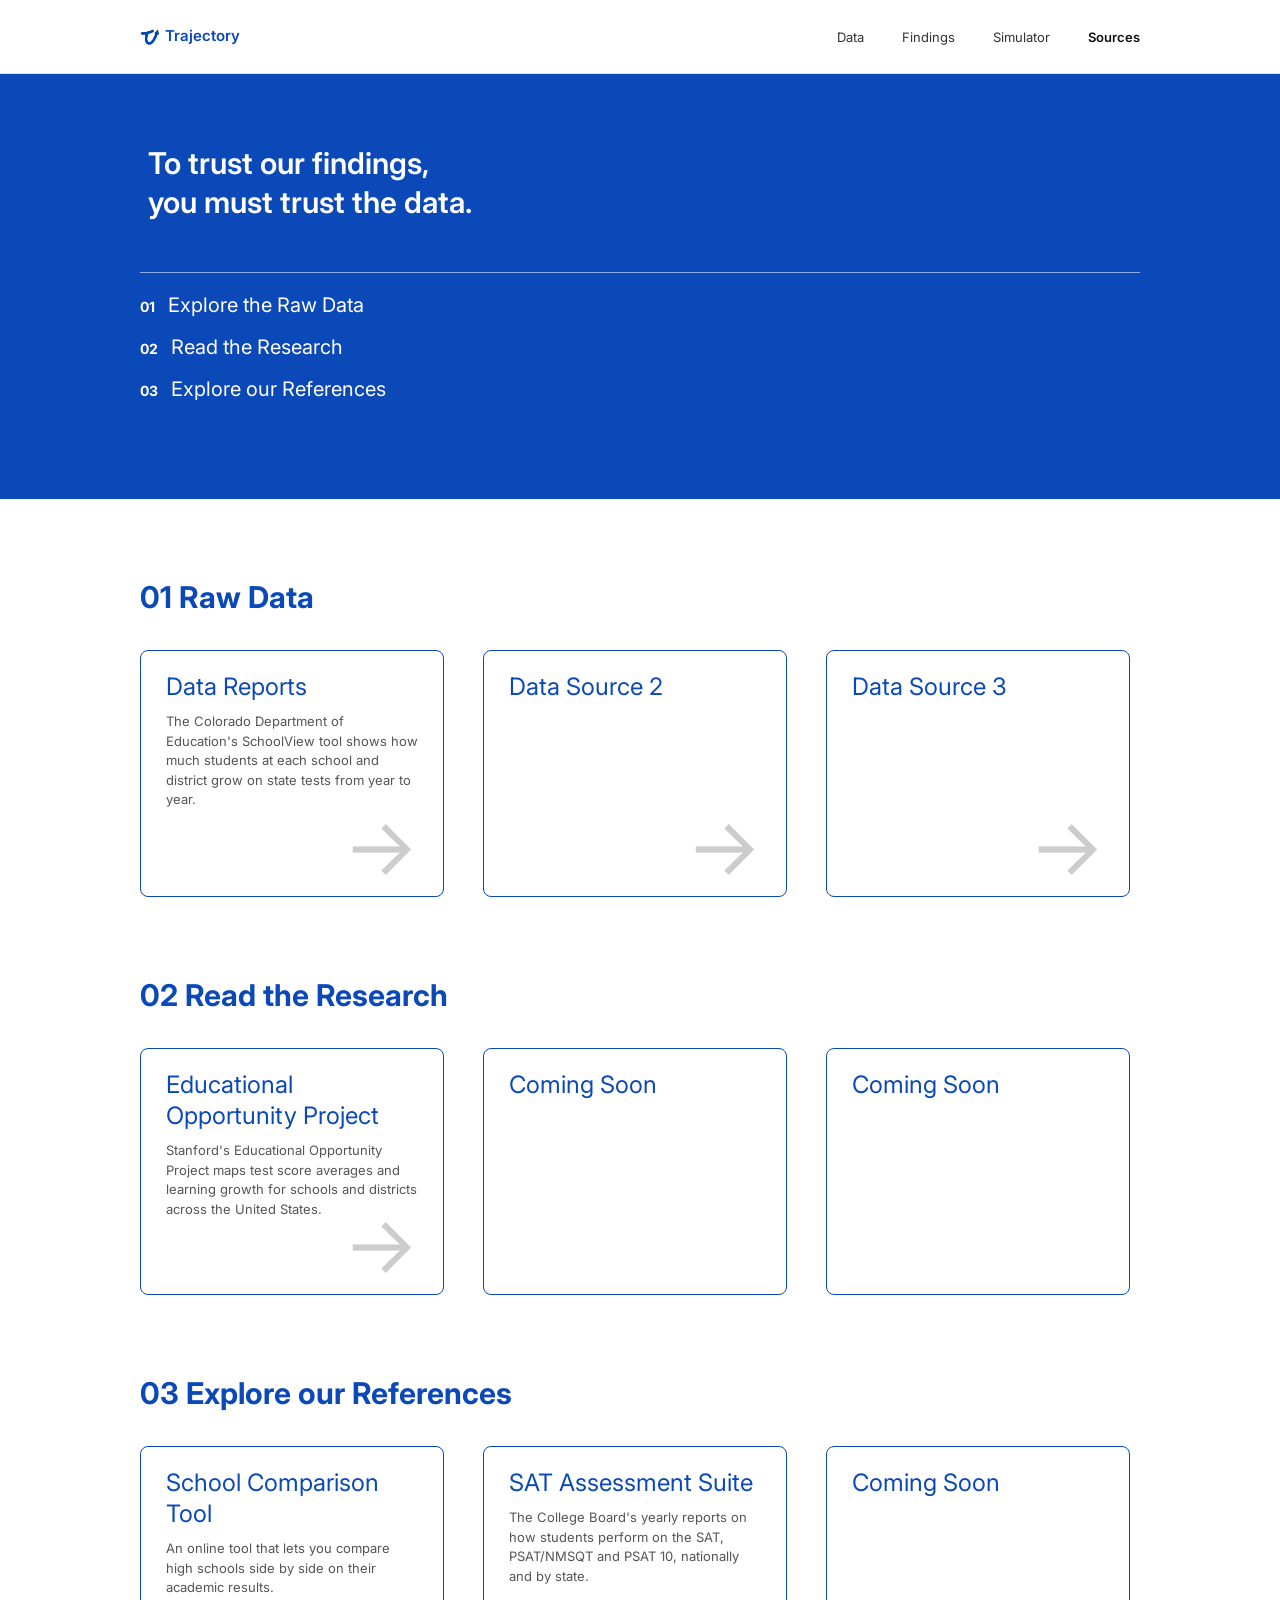
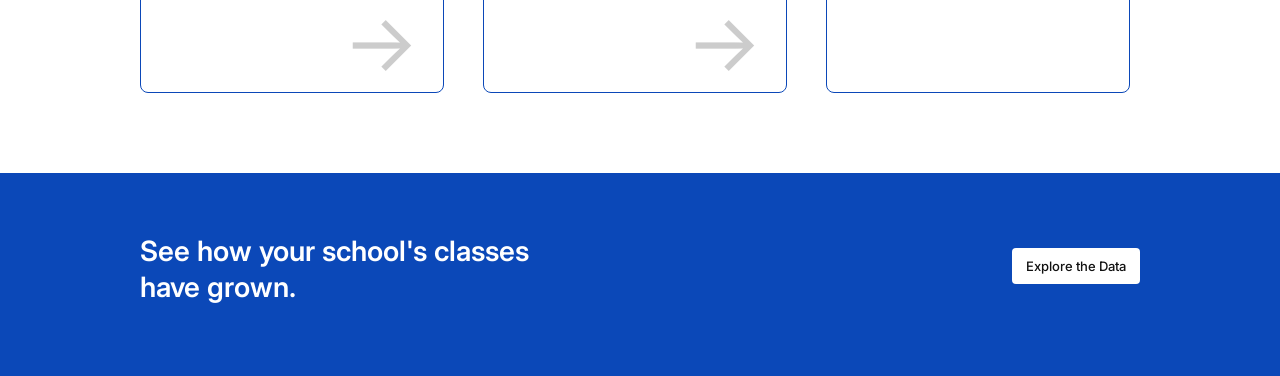
<file: resources.html>
<!DOCTYPE html>
<html>
<head>
	<meta charset="UTF-8">
	<title>Trajectory | Sources</title>
	<link href="https://fonts.googleapis.com/css2?family=Inter:wght@400;500;600;700;800&display=swap" rel="stylesheet">
	<link rel="stylesheet" href="style.css">
</head>
<body>

	<!-- NAVIGATION BAR -->
	<div id="nav">
		<div class="container">
			<a href="index.html" id="logo"><img src="images/logo.png" alt="Trajectory logo">Trajectory</a>
			<div id="nav-links">
				<a href="data.html">Data</a>
				<a href="findings.html">Findings</a>
				<a href="simulator.html">Simulator</a>
				<a href="resources.html" class="active">Sources</a>
			</div>
			<div class="clear"></div>
		</div>
	</div>

	<!-- SOURCES HERO -->
	<div id="sources-hero">
		<div class="container">
			<h1>To trust our findings,<br>you must trust the data.</h1>
			<div id="hero-line"></div>
			<p><a href="#raw"><span class="num">01</span> Explore the Raw Data</a></p>
			<p><a href="#research"><span class="num">02</span> Read the Research</a></p>
			<p><a href="#references"><span class="num">03</span> Explore our References</a></p>
		</div>
	</div>

	<!-- 01 RAW DATA -->
	<div class="container">
		<h2 class="source-title" id="raw">01 Raw Data</h2>

		<a href="https://www.cde.state.co.us/schoolview/explore/growth" class="source-card" target="_blank">
			<h3>Data Reports</h3>
			<p>The Colorado Department of Education's SchoolView tool shows how much students at each school and district grow on state tests from year to year.</p>
			<span class="arrow">&rarr;</span>
		</a>

		<a href="#" class="source-card">
			<h3>Data Source 2</h3>
			<span class="arrow">&rarr;</span>
		</a>

		<a href="#" class="source-card source-card-last">
			<h3>Data Source 3</h3>
			<span class="arrow">&rarr;</span>
		</a>
		<div class="clear"></div>

		<!-- 02 READ THE RESEARCH -->
		<h2 class="source-title" id="research">02 Read the Research</h2>

		<a href="https://edopportunity.org/opportunity/" class="source-card" target="_blank">
			<h3>Educational Opportunity Project</h3>
			<p>Stanford's Educational Opportunity Project maps test score averages and learning growth for schools and districts across the United States.</p>
			<span class="arrow">&rarr;</span>
		</a>

		<div class="source-card">
			<h3>Coming Soon</h3>
		</div>

		<div class="source-card source-card-last">
			<h3>Coming Soon</h3>
		</div>
		<div class="clear"></div>

		<!-- 03 EXPLORE OUR REFERENCES -->
		<h2 class="source-title" id="references">03 Explore our References</h2>

		<a href="https://highschooltrends.org/compare" class="source-card" target="_blank">
			<h3>School Comparison Tool</h3>
			<p>An online tool that lets you compare high schools side by side on their academic results.</p>
			<span class="arrow">&rarr;</span>
		</a>

		<a href="https://reports.collegeboard.org/sat-suite-program-results" class="source-card" target="_blank">
			<h3>SAT Assessment Suite</h3>
			<p>The College Board's yearly reports on how students perform on the SAT, PSAT/NMSQT and PSAT 10, nationally and by state.</p>
			<span class="arrow">&rarr;</span>
		</a>

		<div class="source-card source-card-last">
			<h3>Coming Soon</h3>
		</div>
		<div class="clear"></div>
	</div>

	<!-- BOTTOM BANNER -->
	<div id="banner">
		<div class="container">
			<h2>See how your school's classes have grown.</h2>
			<a href="data.html" class="button-white">Explore the Data</a>
			<div class="clear"></div>
		</div>
	</div>

</body>
</html>
</file>
<file: style.css>
/* ===== GENERAL ===== */
body {
	margin: 0;
	font-family: "Inter", Arial, sans-serif;
	color: #111111;
	background-color: white;
}

a {
	text-decoration: none;
}

.container {
	width: 1000px;
	margin: 0 auto;
}

.section {
	margin-top: 60px;
}

.clear {
	clear: both;
}

/* ===== BUTTONS ===== */
.button-white {
	display: inline-block;
	background-color: white;
	color: #111111;
	padding: 10px 14px;
	border-radius: 4px;
	font-size: 13px;
	font-weight: 500;
}

.button-outline {
	display: inline-block;
	color: white;
	border: 1px solid white;
	padding: 9px 14px;
	border-radius: 4px;
	font-size: 13px;
	font-weight: 500;
	margin-left: 8px;
}

.button-blue {
	display: inline-block;
	background-color: #0b48b8;
	color: white;
	padding: 11px 18px;
	border-radius: 4px;
	font-size: 13px;
	font-weight: 600;
}

.button-full {
	display: block;
	text-align: center;
}

/* ===== NAVIGATION ===== */
#nav {
	padding: 26px 0;
	border-bottom: 1px solid #dddddd;
}

#logo {
	float: left;
	color: #0b48b8;
	font-weight: 600;
	font-size: 15px;
}

#logo img {
	height: 20px;
	vertical-align: middle;
	margin-right: 4px;
}

#nav-links {
	float: right;
}

#nav-links a {
	color: #333333;
	font-size: 13px;
	margin-left: 34px;
}

#nav-links a:hover {
	color: #0b48b8;
}

/* ===== HERO ===== */
#hero {
	background-color: #0b48b8;
	color: white;
	padding-top: 55px;
}

#hero-text {
	float: left;
	width: 400px;
	padding-top: 20px;
}

#hero-text h1 {
	font-size: 34px;
	line-height: 1.2;
	font-weight: 600;
	margin: 0 0 30px 0;
}

#hero-text p {
	font-size: 14px;
	line-height: 1.4;
	margin-bottom: 25px;
}

#hero-card {
	float: right;
	width: 320px;
	background-color: white;
	color: #111111;
	padding: 25px 22px 35px 22px;
	border-radius: 16px 16px 0 0;
}

.card-label {
	font-size: 13px;
	font-weight: 600;
	margin: 0 0 30px 0;
}

/* The gauge is a circle with a thick border. The bottom border is
   transparent so it looks like an arch. */
#gauge {
	width: 210px;
	height: 210px;
	margin: 0 auto -45px auto;
	border: 16px solid #9db5ea;
	border-right-color: #0b48b8;
	border-bottom-color: transparent;
	border-radius: 50%;
	text-align: center;
}

#gauge-score {
	font-size: 54px;
	font-weight: 800;
	margin: 50px 0 0 0;
}

#gauge-note {
	font-size: 11px;
	color: #777777;
	margin: 0;
}

.chip {
	display: inline-block;
	background-color: #e8eefb;
	color: #0b48b8;
	font-size: 11px;
	font-weight: 600;
	padding: 6px 9px;
	border-radius: 12px;
	margin: 0 4px 8px 0;
}

.chip-off {
	background-color: white;
	color: #555555;
	border: 1px solid #cccccc;
	font-weight: 400;
}

/* ===== PURPOSE ===== */
#purpose-text {
	float: left;
	width: 300px;
	margin-left: 70px;
	padding-top: 40px;
}

#purpose-text h2 {
	font-size: 23px;
	font-weight: 600;
	line-height: 1.2;
	margin: 0 0 30px 0;
}

#purpose-image {
	float: right;
	width: 58%;
}

#purpose-image img {
	width: 100%;
	display: block;
}

/* ===== EXPLORE THE DATA ===== */
#map-box {
	float: left;
	width: 490px;
	text-align: center;
	height: 330px;
	background-color: #e8eefb;
	border-radius: 12px;
}

#map-box img {
	width: 404px;
	height: 330px;
}

#explore-box {
	float: right;
	width: 424px;
	height: 290px;
	background-color: #f4f5f7;
	border-radius: 12px;
	padding: 20px 33px;
}

#explore-box h2 {
	font-size: 34px;
	line-height: 1.2;
	font-weight: 700;
	margin: 30px 0 20px 0;
}

#explore-box p {
	font-size: 13px;
	line-height: 1.6;
	color: #555555;
	margin-bottom: 30px;
}

/* ===== SIMULATOR PREVIEW ===== */
#sim-title {
	font-size: 40px;
	font-weight: 700;
	margin: 0 0 30px 0;
}

.step {
	float: left;
	width: 280px;
	height: 290px;
	border: 1px solid #e3e3e3;
	border-radius: 8px;
	padding: 20px;
	margin-right: 15px;
	font-size: 13px;
}

.step-last {
	margin-right: 0;
	border: 1px solid #0b48b8;
}

.step-label {
	font-size: 10px;
	font-weight: 600;
	color: #444444;
	margin: 0 0 12px 0;
}

.progress {
	height: 4px;
	background-color: #e3e3e3;
	margin-bottom: 18px;
}

.progress-fill {
	width: 35%;
	height: 4px;
	background-color: #0b48b8;
}

.question-count {
	font-size: 10px;
	color: #777777;
}

.question {
	font-size: 14px;
	font-weight: 700;
}

.answer {
	border: 1px solid #dddddd;
	border-radius: 3px;
	padding: 7px 10px;
	margin: 0 0 6px 0;
	font-size: 12px;
}

.answer-picked {
	border: 2px solid #0b48b8;
	background-color: #f2f6fd;
	color: #0b48b8;
	font-weight: 600;
}

.habit {
	border: 1px solid #e3e3e3;
	border-radius: 4px;
	padding: 8px;
	margin: 0 0 8px 0;
	font-size: 11px;
	color: #444444;
}

.habit-on {
	background-color: #f2f6fd;
	font-weight: 600;
	color: #111111;
}

.points {
	float: right;
	color: #0b48b8;
	font-size: 10px;
}

#big-score {
	font-size: 64px;
	font-weight: 800;
	color: #f2b631;
	margin: 0;
}

/* The slider is a thin line with two dots placed on it. */
#slider {
	position: relative;
	height: 2px;
	background-color: #999999;
	margin: 25px 0 10px 0;
}

#slider-start {
	position: absolute;
	left: 80px;
	top: -5px;
	width: 10px;
	height: 10px;
	background-color: #111111;
	border: 1px solid #f2b631;
	border-radius: 50%;
}

#slider-end {
	position: absolute;
	left: 150px;
	top: -7px;
	width: 16px;
	height: 16px;
	background-color: #f2b631;
	border-radius: 50%;
}

#slider-note {
	text-align: center;
	font-size: 11px;
}

.small-note {
	font-size: 10px;
	color: #444444;
	line-height: 1.5;
	margin-bottom: 18px;
}

/* ===== BOTTOM BANNER ===== */
#banner {
	background-color: #0b48b8;
	color: white;
	padding: 60px 0 70px 0;
	margin-top: 80px;
}

#banner h2 {
	float: left;
	width: 420px;
	font-size: 28px;
	font-weight: 600;
	line-height: 1.3;
	margin: 0;
}

#banner .button-white {
	float: right;
	margin-top: 15px;
}

/* ===== SOURCES PAGE ===== */
#nav-links .active {
	color: #111111;
	font-weight: 600;
}

#sources-hero {
	background-color: #0b48b8;
	color: white;
	padding: 70px 0 80px 0;
}

#sources-hero h1 {
	font-size: 30px;
	font-weight: 600;
	line-height: 1.3;
	margin: 0 0 50px 8px;
}

#hero-line {
	border-top: 1px solid #8eaee6;
	margin-bottom: 20px;
}

#sources-hero p {
	font-size: 20px;
	margin: 0 0 18px 0;
}

#sources-hero a {
	color: white;
}

.num {
	font-size: 14px;
	font-weight: 700;
	margin-right: 8px;
}

.source-title {
	color: #0b48b8;
	font-size: 30px;
	font-weight: 700;
	margin: 80px 0 35px 0;
}

.source-card {
	position: relative;
	float: left;
	width: 252px;
	height: 205px;
	border: 1px solid #0b48b8;
	border-radius: 8px;
	padding: 20px 25px;
	margin-right: 39px;
	color: #0b48b8;
}

.source-card-last {
	margin-right: 0;
}

.source-card h3 {
	font-size: 24px;
	font-weight: 400;
	line-height: 1.3;
	margin: 0 0 10px 0;
}

.source-card p {
	font-size: 13px;
	line-height: 1.5;
	color: #555555;
	margin: 0;
}

.source-card .arrow {
	position: absolute;
	right: 25px;
	bottom: 10px;
	font-size: 80px;
	line-height: 1;
	color: #cccccc;
}

a.source-card:hover {
	background-color: #f2f6fd;
}

a.source-card:hover .arrow {
	color: #0b48b8;
}

/* ===== DATA PAGE ===== */
#data-hero {
	background-color: #0b48b8;
	padding: 70px 0 60px 0;
}

#data-hero h1 {
	color: white;
	font-size: 38px;
	font-weight: 600;
	margin: 0 0 40px 0;
}

/* Each card is a link. The title floats left and the preview image floats right. */
.data-card {
	display: block;
	height: 330px;
	background-color: white;
	border-radius: 14px;
	margin-bottom: 50px;
	overflow: hidden;
	color: #111111;
}

.data-card h2 {
	float: left;
	width: 260px;
	font-size: 30px;
	font-weight: 600;
	line-height: 1.3;
	margin: 105px 0 0 55px;
}

.data-card img {
	float: right;
	width: 560px;
	height: 330px;
}

.data-card:hover h2 {
	color: #0b48b8;
}

#banner.banner-joined {
	margin-top: 0;
	border-top: 1px solid #8eaee6;
}
</file>
